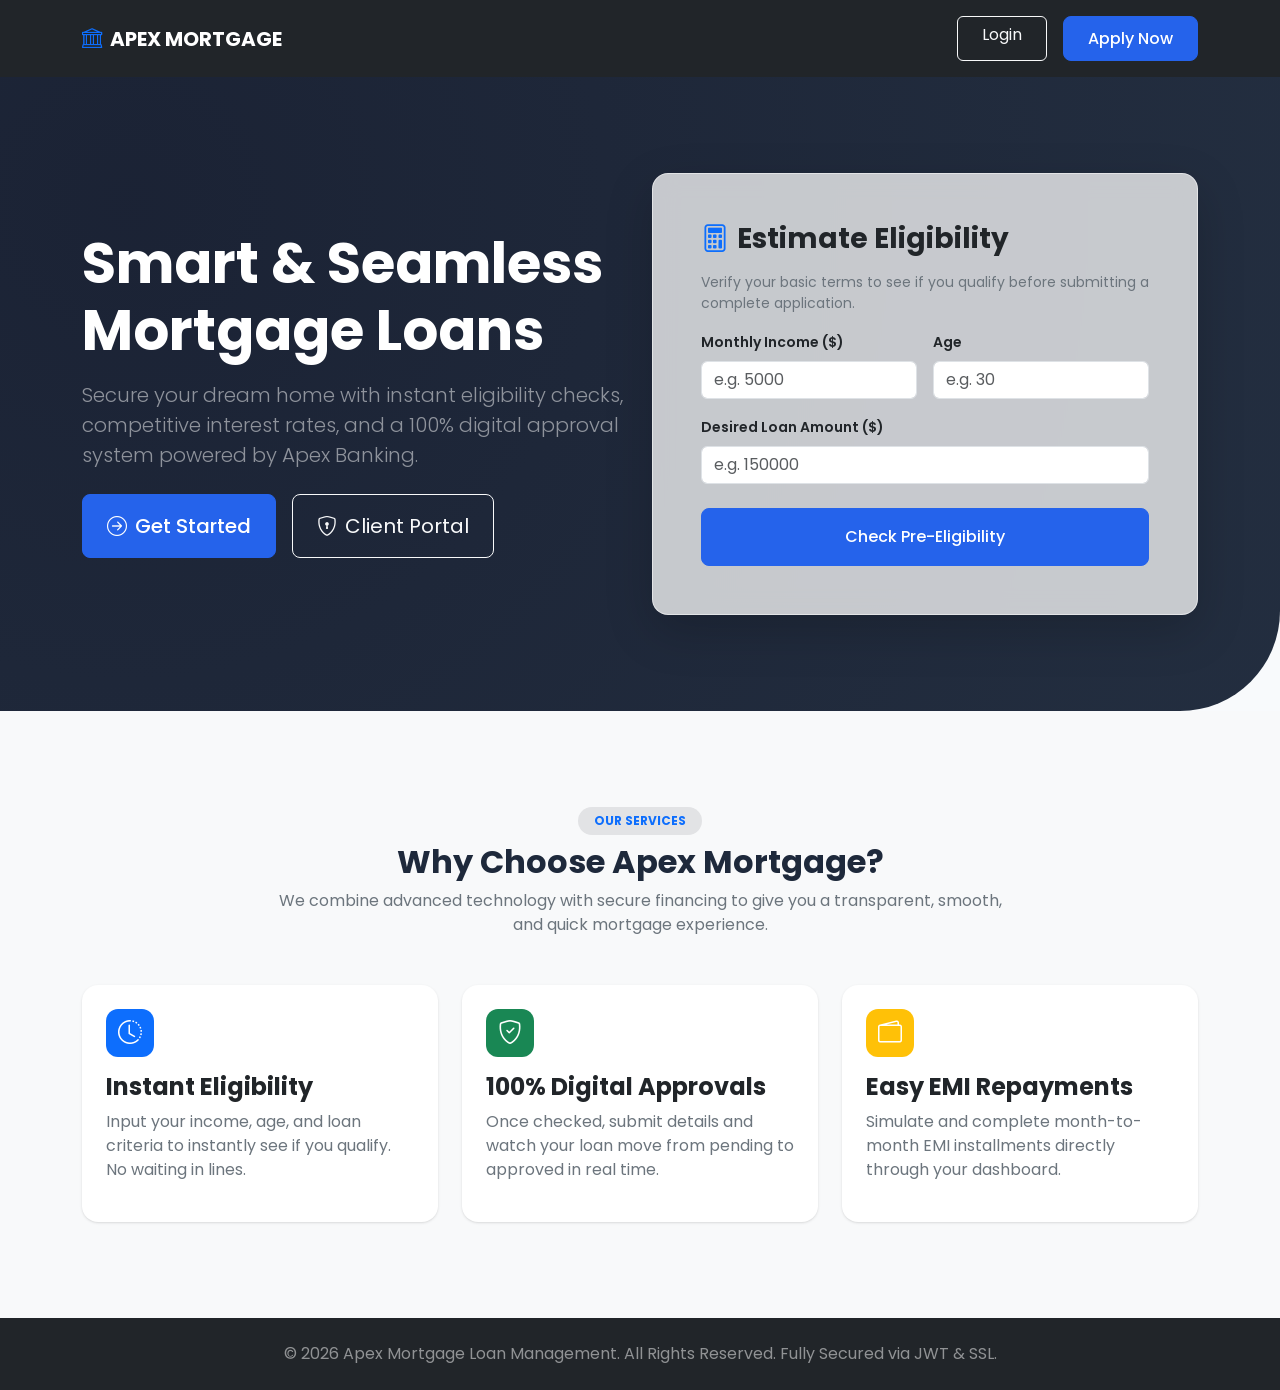
<file: frontend/index.html>
<!DOCTYPE html>
<html lang="en">
<head>
    <meta charset="UTF-8">
    <meta name="viewport" content="width=device-width, initial-scale=1.0">
    <title>Apex Mortgage - Premium FinTech Loan Management System</title>
    <!-- Bootstrap 5 CSS -->
    <link href="https://cdn.jsdelivr.net/npm/bootstrap@5.3.0/dist/css/bootstrap.min.css" rel="stylesheet">
    <!-- Bootstrap Icons -->
    <link href="https://cdn.jsdelivr.net/npm/bootstrap-icons@1.10.5/font/bootstrap-icons.css" rel="stylesheet">
    <!-- Custom CSS -->
    <link href="css/style.css" rel="stylesheet">
    <!-- Inline login redirect script -->
    <script>
        const token = localStorage.getItem("token");
        const role = localStorage.getItem("role");
        if (token && role) {
            if (role === "ROLE_ADMIN") {
                window.location.href = "admin-dashboard.html";
            } else if (role === "ROLE_CUSTOMER") {
                window.location.href = "customer-dashboard.html";
            }
        }
    </script>
</head>
<body>

    <!-- Header / Navbar -->
    <nav class="navbar navbar-expand-lg navbar-dark bg-dark py-3">
        <div class="container">
            <a class="navbar-brand d-flex align-items-center gap-2 fw-bold" href="index.html">
                <i class="bi bi-bank text-primary"></i> APEX MORTGAGE
            </a>
            <button class="navbar-brand d-lg-none border-0 bg-transparent text-white" type="button" data-bs-toggle="collapse" data-bs-target="#navbarContent">
                <i class="bi bi-list fs-3"></i>
            </button>
            <div class="collapse navbar-collapse justify-content-end" id="navbarContent">
                <div class="d-flex gap-3 mt-3 mt-lg-0">
                    <a href="login.html" class="btn btn-outline-light px-4">Login</a>
                    <a href="register.html" class="btn btn-primary px-4">Apply Now</a>
                </div>
            </div>
        </div>
    </nav>

    <!-- Hero Section -->
    <section class="hero-section text-center text-lg-start">
        <div class="container">
            <div class="row align-items-center">
                <div class="col-lg-6 mb-5 mb-lg-0">
                    <h1 class="display-4 fw-bold mb-3 text-white">Smart &amp; Seamless Mortgage Loans</h1>
                    <p class="lead mb-4 text-white-50">Secure your dream home with instant eligibility checks, competitive interest rates, and a 100% digital approval system powered by Apex Banking.</p>
                    <div class="d-flex flex-column flex-sm-row gap-3 justify-content-center justify-content-lg-start">
                        <a href="register.html" class="btn btn-primary btn-lg px-4 py-3"><i class="bi bi-arrow-right-circle me-2"></i>Get Started</a>
                        <a href="login.html" class="btn btn-outline-light btn-lg px-4 py-3"><i class="bi bi-shield-lock me-2"></i>Client Portal</a>
                    </div>
                </div>
                <div class="col-lg-6">
                    <div class="glass-panel p-5 rounded-4 text-dark shadow-lg">
                        <h3 class="fw-bold mb-3"><i class="bi bi-calculator text-primary me-2"></i>Estimate Eligibility</h3>
                        <p class="text-secondary small">Verify your basic terms to see if you qualify before submitting a complete application.</p>
                        <form id="landing-check-form">
                            <div class="row g-3">
                                <div class="col-md-6">
                                    <label class="form-label small fw-semibold">Monthly Income ($)</label>
                                    <input type="number" id="landing-salary" class="form-control" placeholder="e.g. 5000" required min="1">
                                </div>
                                <div class="col-md-6">
                                    <label class="form-label small fw-semibold">Age</label>
                                    <input type="number" id="landing-age" class="form-control" placeholder="e.g. 30" required min="1">
                                </div>
                                <div class="col-12">
                                    <label class="form-label small fw-semibold">Desired Loan Amount ($)</label>
                                    <input type="number" id="landing-amount" class="form-control" placeholder="e.g. 150000" required min="1">
                                </div>
                                <div class="col-12">
                                    <button type="submit" class="btn btn-primary w-100 py-3 mt-2">Check Pre-Eligibility</button>
                                </div>
                            </div>
                        </form>
                    </div>
                </div>
            </div>
        </div>
    </section>

    <!-- Features Section -->
    <section class="py-5 bg-light">
        <div class="container my-5">
            <div class="text-center mb-5">
                <span class="badge bg-secondary-subtle text-primary px-3 py-2 mb-2 rounded-pill">OUR SERVICES</span>
                <h2 class="fw-bold">Why Choose Apex Mortgage?</h2>
                <p class="text-secondary col-md-8 mx-auto">We combine advanced technology with secure financing to give you a transparent, smooth, and quick mortgage experience.</p>
            </div>
            
            <div class="row g-4">
                <div class="col-md-4">
                    <div class="card feature-card h-100 p-4 bg-white">
                        <div class="stat-icon bg-primary text-white mb-3">
                            <i class="bi bi-clock-history"></i>
                        </div>
                        <h4 class="fw-bold">Instant Eligibility</h4>
                        <p class="text-secondary">Input your income, age, and loan criteria to instantly see if you qualify. No waiting in lines.</p>
                    </div>
                </div>
                <div class="col-md-4">
                    <div class="card feature-card h-100 p-4 bg-white">
                        <div class="stat-icon bg-success text-white mb-3">
                            <i class="bi bi-shield-check"></i>
                        </div>
                        <h4 class="fw-bold">100% Digital Approvals</h4>
                        <p class="text-secondary">Once checked, submit details and watch your loan move from pending to approved in real time.</p>
                    </div>
                </div>
                <div class="col-md-4">
                    <div class="card feature-card h-100 p-4 bg-white">
                        <div class="stat-icon bg-warning text-white mb-3">
                            <i class="bi bi-wallet2"></i>
                        </div>
                        <h4 class="fw-bold">Easy EMI Repayments</h4>
                        <p class="text-secondary">Simulate and complete month-to-month EMI installments directly through your dashboard.</p>
                    </div>
                </div>
            </div>
        </div>
    </section>

    <!-- Footer -->
    <footer class="bg-dark text-white py-4 mt-auto">
        <div class="container text-center">
            <p class="mb-0 text-white-50">&copy; 2026 Apex Mortgage Loan Management. All Rights Reserved. Fully Secured via JWT &amp; SSL.</p>
        </div>
    </footer>

    <!-- Bootstrap 5 Bundle JS -->
    <script src="https://cdn.jsdelivr.net/npm/bootstrap@5.3.0/dist/js/bootstrap.bundle.min.js"></script>
    <script src="js/api.js"></script>
    <script>
        document.getElementById("landing-check-form").addEventListener("submit", function(e) {
            e.preventDefault();
            const salary = parseInt(document.getElementById("landing-salary").value);
            const age = parseInt(document.getElementById("landing-age").value);
            const amount = parseInt(document.getElementById("landing-amount").value);
            
            if (salary < 25000) {
                showToast("Pre-eligibility check requires a minimum salary of $25,000", "warning");
                return;
            }
            if (age < 21) {
                showToast("Pre-eligibility check requires age of 21 or older", "warning");
                return;
            }
            if (amount <= 0) {
                showToast("Please enter a valid loan amount", "warning");
                return;
            }
            
            // Basic heuristic for pre-check
            if (amount <= salary * 5) {
                showToast("Congratulations! You meet the pre-eligibility criteria. Create an account to apply!", "success");
            } else {
                showToast("The requested amount exceeds standard pre-eligibility guidelines based on your salary.", "danger");
            }
        });
    </script>
</body>
</html>
</file>
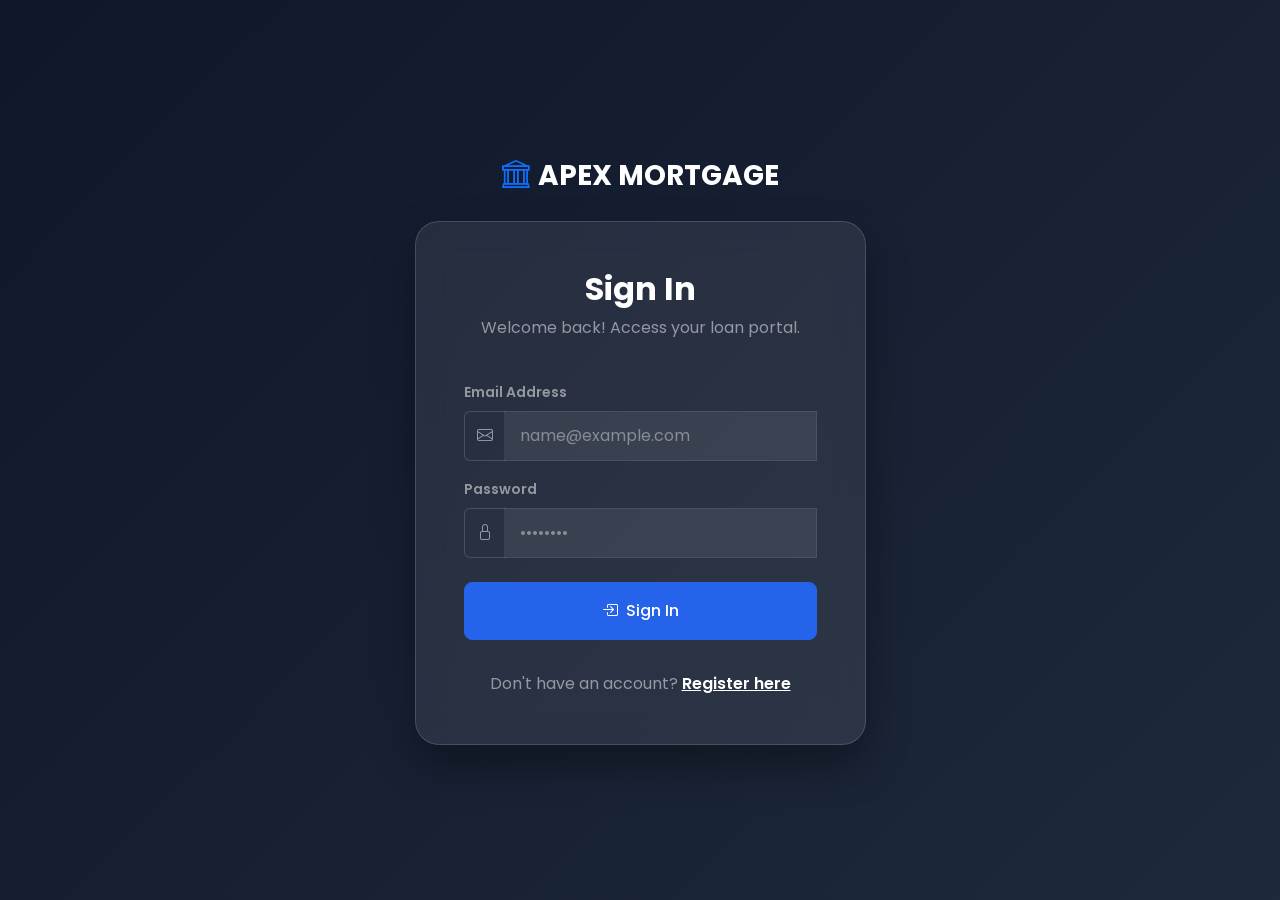
<file: frontend/apply-loan.html>
<!DOCTYPE html>
<html lang="en">
<head>
    <meta charset="UTF-8">
    <meta name="viewport" content="width=device-width, initial-scale=1.0">
    <title>Apex Mortgage - Apply for a Loan</title>
    <!-- Bootstrap 5 CSS -->
    <link href="https://cdn.jsdelivr.net/npm/bootstrap@5.3.0/dist/css/bootstrap.min.css" rel="stylesheet">
    <!-- Bootstrap Icons -->
    <link href="https://cdn.jsdelivr.net/npm/bootstrap-icons@1.10.5/font/bootstrap-icons.css" rel="stylesheet">
    <!-- Custom CSS -->
    <link href="css/style.css" rel="stylesheet">
    <!-- Page Security Guard -->
    <script src="js/api.js"></script>
    <script>
        guardPage("ROLE_CUSTOMER");
    </script>
</head>
<body>

    <div class="app-wrapper">
        <!-- Sidebar -->
        <aside class="sidebar">
            <div class="brand">
                <i class="bi bi-bank"></i>
                <span>Apex Mortgage</span>
            </div>
            <ul class="sidebar-menu">
                <li>
                    <a href="customer-dashboard.html">
                        <i class="bi bi-speedometer2"></i>
                        <span>Dashboard</span>
                    </a>
                </li>
                <li>
                    <a href="apply-loan.html" class="active">
                        <i class="bi bi-file-earmark-plus"></i>
                        <span>Apply Loan</span>
                    </a>
                </li>
                <li>
                    <a href="my-loans.html">
                        <i class="bi bi-journal-text"></i>
                        <span>My Loans</span>
                    </a>
                </li>
                <li>
                    <a href="payment.html">
                        <i class="bi bi-credit-card"></i>
                        <span>Payment History</span>
                    </a>
                </li>
                <li>
                    <a href="profile.html">
                        <i class="bi bi-person-circle"></i>
                        <span>Profile</span>
                    </a>
                </li>
            </ul>
            <div class="sidebar-footer">
                <button id="logout-btn" class="btn btn-outline-danger w-100 d-flex align-items-center justify-content-center gap-2">
                    <i class="bi bi-box-arrow-right"></i>
                    <span>Logout</span>
                </button>
            </div>
        </aside>

        <!-- Main Content -->
        <main class="main-content">
            <!-- Top Navbar -->
            <header class="top-navbar">
                <div class="d-flex align-items-center gap-3">
                    <button class="btn btn-light d-lg-none" id="sidebar-toggle">
                        <i class="bi bi-list fs-4"></i>
                    </button>
                    <h4 class="mb-0 fw-bold d-none d-sm-block">New Loan Request</h4>
                </div>
                
                <div class="d-flex align-items-center gap-4">
                    <!-- Notifications -->
                    <div class="position-relative cursor-pointer">
                        <i class="bi bi-bell fs-5 text-secondary"></i>
                        <span class="notification-badge">3</span>
                    </div>
                    
                    <!-- User Menu -->
                    <div class="navbar-user" onclick="window.location.href='profile.html'">
                        <img src="https://images.unsplash.com/photo-1534528741775-53994a69daeb?auto=format&fit=crop&q=80&w=100" alt="Profile">
                        <div class="d-none d-md-block">
                            <div class="fw-semibold small" id="nav-user-name">Loading...</div>
                            <div class="text-secondary" style="font-size: 0.75rem;" id="nav-user-email">...</div>
                        </div>
                    </div>
                </div>
            </header>

            <!-- Dashboard Body -->
            <div class="container-fluid p-4">
                <div class="row justify-content-center">
                    <div class="col-lg-10 col-xl-8">
                        <div class="card p-4 p-md-5">
                            <div class="d-flex align-items-center gap-3 mb-4">
                                <div class="stat-icon bg-primary text-white">
                                    <i class="bi bi-file-earmark-plus-fill"></i>
                                </div>
                                <div>
                                    <h4 class="fw-bold mb-0">Mortgage Loan Application</h4>
                                    <p class="text-secondary mb-0">Fill out all information accurately. Details will be checked by underwriters.</p>
                                </div>
                            </div>
                            
                            <hr class="my-4 text-white-50">

                            <!-- Eligibility Result Banner (Hidden initially) -->
                            <div id="eligibility-banner" class="alert d-none align-items-center gap-3 rounded-3 py-3 px-4 mb-4" role="alert">
                                <i id="eligibility-icon" class="bi fs-4"></i>
                                <div>
                                    <h6 class="alert-heading fw-bold mb-1" id="eligibility-title">Result</h6>
                                    <span id="eligibility-text" class="small">Eligibility status explanation...</span>
                                </div>
                            </div>

                            <form id="loan-application-form" class="needs-validation" novalidate>
                                <div class="row g-4">
                                    <!-- Loan Type -->
                                    <div class="col-md-6">
                                        <label for="loanType" class="form-label fw-semibold">Loan Type</label>
                                        <select class="form-select py-2.5" id="loanType" required>
                                            <option value="" disabled selected>Choose a loan type...</option>
                                            <option value="Home Loan">Home Loan (Purchase / Construction)</option>
                                            <option value="Mortgage Loan">Mortgage against Property</option>
                                            <option value="Commercial Mortgage">Commercial Real Estate Loan</option>
                                            <option value="Land Purchase">Land Purchase Loan</option>
                                        </select>
                                        <div class="invalid-feedback">Please select a loan type.</div>
                                    </div>

                                    <!-- Loan Amount -->
                                    <div class="col-md-6">
                                        <label for="loanAmount" class="form-label fw-semibold">Requested Loan Amount ($)</label>
                                        <div class="input-group">
                                            <span class="input-group-text bg-light">$</span>
                                            <input type="number" class="form-control py-2.5" id="loanAmount" placeholder="e.g. 150000" min="1" required>
                                            <div class="invalid-feedback">Please enter a positive loan amount.</div>
                                        </div>
                                    </div>

                                    <!-- Salary -->
                                    <div class="col-md-6">
                                        <label for="salary" class="form-label fw-semibold">Monthly Net Salary ($)</label>
                                        <div class="input-group">
                                            <span class="input-group-text bg-light">$</span>
                                            <input type="number" class="form-control py-2.5" id="salary" placeholder="e.g. 5000" min="25000" required>
                                            <div class="invalid-feedback">Minimum required monthly salary to apply is $25,000.</div>
                                        </div>
                                    </div>

                                    <!-- Age -->
                                    <div class="col-md-6">
                                        <label for="age" class="form-label fw-semibold">Your Age</label>
                                        <input type="number" class="form-control py-2.5" id="age" placeholder="e.g. 30" min="21" required>
                                        <div class="invalid-feedback">Applicant must be at least 21 years of age.</div>
                                    </div>

                                    <!-- Employment Type -->
                                    <div class="col-md-12">
                                        <label for="employmentType" class="form-label fw-semibold">Employment Status</label>
                                        <select class="form-select py-2.5" id="employmentType" required>
                                            <option value="" disabled selected>Choose employment status...</option>
                                            <option value="SALARIED">Salaried Employee (Full-time)</option>
                                            <option value="SELF_EMPLOYED">Self-Employed / Business Owner</option>
                                            <option value="UNEMPLOYED">Unemployed / Other</option>
                                        </select>
                                        <div class="invalid-feedback">Please select your employment status.</div>
                                    </div>

                                    <!-- Purpose -->
                                    <div class="col-md-12">
                                        <label for="purpose" class="form-label fw-semibold">Purpose of Loan</label>
                                        <textarea class="form-control" id="purpose" rows="4" placeholder="Briefly explain the purpose of this loan (e.g. purchasing a single-family home in California, renovation, commercial premises...)" required minlength="10"></textarea>
                                        <div class="invalid-feedback">Please provide a detailed purpose (minimum 10 characters).</div>
                                    </div>

                                    <!-- Action Buttons -->
                                    <div class="col-12 mt-5">
                                        <div class="d-flex flex-column flex-md-row justify-content-between gap-3">
                                            <button type="button" id="check-eligibility-btn" class="btn btn-outline-primary px-4 py-3 d-flex align-items-center justify-content-center gap-2">
                                                <i class="bi bi-shield-check"></i>
                                                Check Eligibility
                                            </button>
                                            <button type="submit" id="apply-loan-btn" class="btn btn-primary px-5 py-3 d-flex align-items-center justify-content-center gap-2">
                                                <i class="bi bi-send-fill"></i>
                                                Submit Loan Application
                                            </button>
                                        </div>
                                    </div>
                                </div>
                            </form>
                        </div>
                    </div>
                </div>
            </div>
        </main>
    </div>

    <!-- Bootstrap 5 Bundle JS -->
    <script src="https://cdn.jsdelivr.net/npm/bootstrap@5.3.0/dist/js/bootstrap.bundle.min.js"></script>
    <!-- Custom JS -->
    <script src="js/auth.js"></script>
    <script src="js/customer.js"></script>
</body>
</html>
</file>
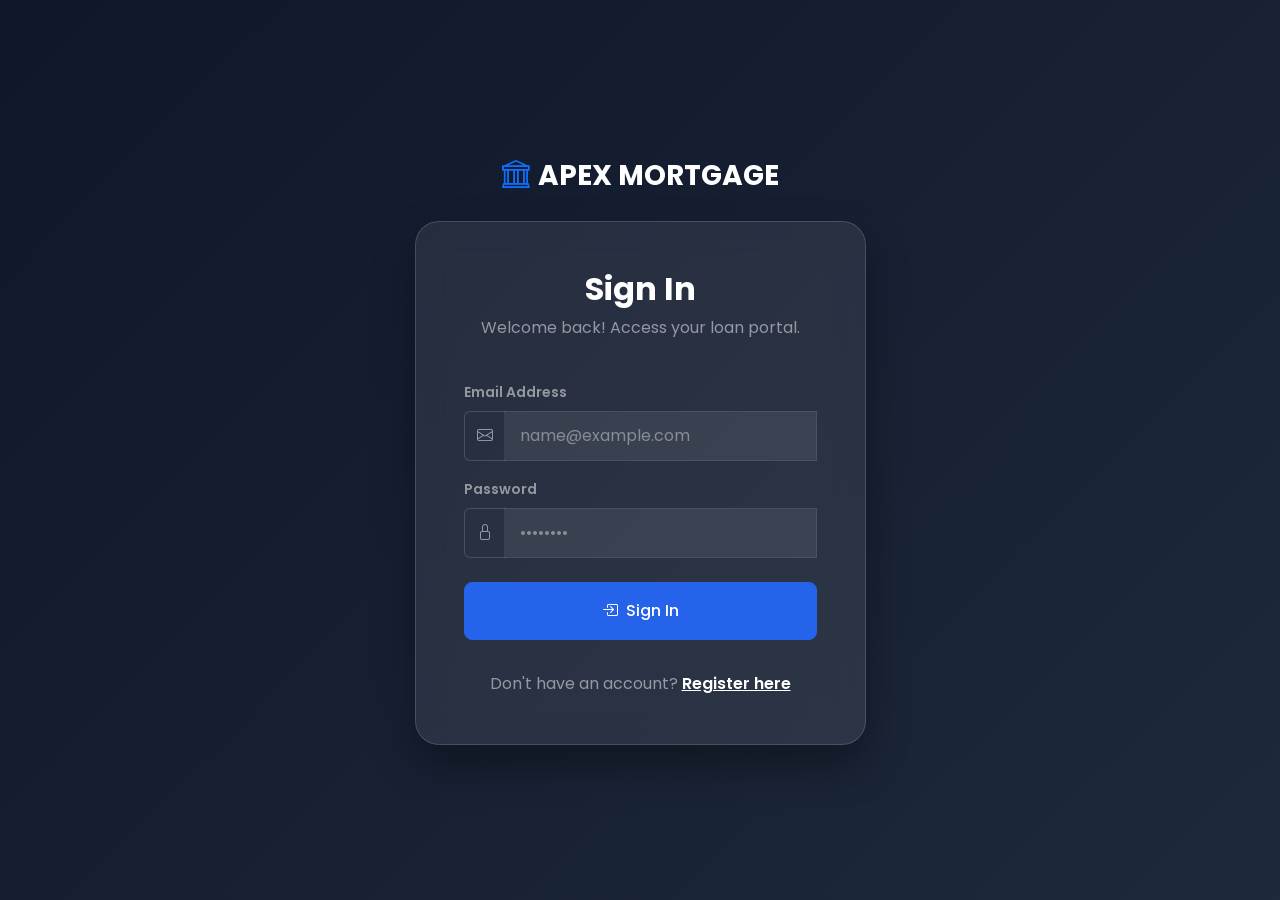
<file: frontend/customer-dashboard.html>
<!DOCTYPE html>
<html lang="en">
<head>
    <meta charset="UTF-8">
    <meta name="viewport" content="width=device-width, initial-scale=1.0">
    <title>Apex Mortgage - Customer Dashboard</title>
    <!-- Bootstrap 5 CSS -->
    <link href="https://cdn.jsdelivr.net/npm/bootstrap@5.3.0/dist/css/bootstrap.min.css" rel="stylesheet">
    <!-- Bootstrap Icons -->
    <link href="https://cdn.jsdelivr.net/npm/bootstrap-icons@1.10.5/font/bootstrap-icons.css" rel="stylesheet">
    <!-- Custom CSS -->
    <link href="css/style.css" rel="stylesheet">
    <!-- Page Security Guard -->
    <script src="js/api.js"></script>
    <script>
        guardPage("ROLE_CUSTOMER");
    </script>
</head>
<body>

    <div class="app-wrapper">
        <!-- Sidebar -->
        <aside class="sidebar">
            <div class="brand">
                <i class="bi bi-bank"></i>
                <span>Apex Mortgage</span>
            </div>
            <ul class="sidebar-menu">
                <li>
                    <a href="customer-dashboard.html" class="active">
                        <i class="bi bi-speedometer2"></i>
                        <span>Dashboard</span>
                    </a>
                </li>
                <li>
                    <a href="apply-loan.html">
                        <i class="bi bi-file-earmark-plus"></i>
                        <span>Apply Loan</span>
                    </a>
                </li>
                <li>
                    <a href="my-loans.html">
                        <i class="bi bi-journal-text"></i>
                        <span>My Loans</span>
                    </a>
                </li>
                <li>
                    <a href="payment.html">
                        <i class="bi bi-credit-card"></i>
                        <span>Payment History</span>
                    </a>
                </li>
                <li>
                    <a href="profile.html">
                        <i class="bi bi-person-circle"></i>
                        <span>Profile</span>
                    </a>
                </li>
            </ul>
            <div class="sidebar-footer">
                <button id="logout-btn" class="btn btn-outline-danger w-100 d-flex align-items-center justify-content-center gap-2">
                    <i class="bi bi-box-arrow-right"></i>
                    <span>Logout</span>
                </button>
            </div>
        </aside>

        <!-- Main Content -->
        <main class="main-content">
            <!-- Top Navbar -->
            <header class="top-navbar">
                <div class="d-flex align-items-center gap-3">
                    <button class="btn btn-light d-lg-none" id="sidebar-toggle">
                        <i class="bi bi-list fs-4"></i>
                    </button>
                    <h4 class="mb-0 fw-bold d-none d-sm-block">Dashboard Overview</h4>
                </div>
                
                <div class="d-flex align-items-center gap-4">
                    <!-- Notifications -->
                    <div class="position-relative cursor-pointer">
                        <i class="bi bi-bell fs-5 text-secondary"></i>
                        <span class="notification-badge">3</span>
                    </div>
                    
                    <!-- User Menu -->
                    <div class="navbar-user" onclick="window.location.href='profile.html'">
                        <img src="https://images.unsplash.com/photo-1534528741775-53994a69daeb?auto=format&fit=crop&q=80&w=100" alt="Profile">
                        <div class="d-none d-md-block">
                            <div class="fw-semibold small" id="nav-user-name">Loading...</div>
                            <div class="text-secondary" style="font-size: 0.75rem;" id="nav-user-email">...</div>
                        </div>
                    </div>
                </div>
            </header>

            <!-- Dashboard Body -->
            <div class="container-fluid p-4">
                <!-- Welcome Banner -->
                <div class="glass-panel p-4 rounded-4 mb-4 text-dark d-flex flex-column flex-md-row justify-content-between align-items-md-center gap-3">
                    <div>
                        <h2 class="fw-bold mb-1">Hello, <span class="text-primary" id="welcome-name">User</span>!</h2>
                        <p class="text-secondary mb-0">Track and manage your applications, verify loan status, and settle EMI options seamlessly.</p>
                    </div>
                    <div>
                        <a href="apply-loan.html" class="btn btn-primary d-flex align-items-center gap-2">
                            <i class="bi bi-plus-circle"></i> New Loan Request
                        </a>
                    </div>
                </div>

                <!-- Stats Cards Row -->
                <div class="row g-4 mb-4">
                    <!-- Stat Card: Total Applied -->
                    <div class="col-sm-6 col-xl-3">
                        <div class="card stat-card h-100 p-3">
                            <div class="d-flex justify-content-between align-items-center">
                                <div>
                                    <span class="text-secondary small fw-semibold">Loans Applied</span>
                                    <h3 class="fw-bold mt-1 mb-0" id="stat-total">0</h3>
                                </div>
                                <div class="stat-icon bg-primary-subtle text-primary">
                                    <i class="bi bi-file-earmark-text"></i>
                                </div>
                            </div>
                        </div>
                    </div>
                    
                    <!-- Stat Card: Approved -->
                    <div class="col-sm-6 col-xl-3">
                        <div class="card stat-card approved h-100 p-3">
                            <div class="d-flex justify-content-between align-items-center">
                                <div>
                                    <span class="text-secondary small fw-semibold">Approved Loans</span>
                                    <h3 class="fw-bold mt-1 mb-0" id="stat-approved">0</h3>
                                </div>
                                <div class="stat-icon bg-success-subtle text-success">
                                    <i class="bi bi-check-circle"></i>
                                </div>
                            </div>
                        </div>
                    </div>

                    <!-- Stat Card: Pending -->
                    <div class="col-sm-6 col-xl-3">
                        <div class="card stat-card pending h-100 p-3">
                            <div class="d-flex justify-content-between align-items-center">
                                <div>
                                    <span class="text-secondary small fw-semibold">Pending Loans</span>
                                    <h3 class="fw-bold mt-1 mb-0" id="stat-pending">0</h3>
                                </div>
                                <div class="stat-icon bg-warning-subtle text-warning">
                                    <i class="bi bi-clock-history"></i>
                                </div>
                            </div>
                        </div>
                    </div>

                    <!-- Stat Card: Rejected -->
                    <div class="col-sm-6 col-xl-3">
                        <div class="card stat-card rejected h-100 p-3">
                            <div class="d-flex justify-content-between align-items-center">
                                <div>
                                    <span class="text-secondary small fw-semibold">Rejected Loans</span>
                                    <h3 class="fw-bold mt-1 mb-0" id="stat-rejected">0</h3>
                                </div>
                                <div class="stat-icon bg-danger-subtle text-danger">
                                    <i class="bi bi-x-circle"></i>
                                </div>
                            </div>
                        </div>
                    </div>
                </div>

                <!-- Main Content Panel -->
                <div class="row g-4">
                    <!-- Recent Applications Table -->
                    <div class="col-lg-8">
                        <div class="card p-4 h-100">
                            <div class="d-flex justify-content-between align-items-center mb-4">
                                <h5 class="fw-bold mb-0">Recent Applications</h5>
                                <a href="my-loans.html" class="btn btn-sm btn-outline-primary">View All</a>
                            </div>
                            <div class="table-responsive">
                                <table class="table align-middle">
                                    <thead>
                                        <tr>
                                            <th>Loan ID</th>
                                            <th>Loan Type</th>
                                            <th>Amount</th>
                                            <th>Status</th>
                                            <th>Action</th>
                                        </tr>
                                    </thead>
                                    <tbody id="recent-loans-body">
                                        <!-- Dynamically inserted rows -->
                                        <tr>
                                            <td colspan="5" class="text-center text-secondary py-4">
                                                <div class="spinner-border spinner-border-sm text-primary me-2" role="status"></div>
                                                Fetching your mortgage information...
                                            </td>
                                        </tr>
                                    </tbody>
                                </table>
                            </div>
                        </div>
                    </div>

                    <!-- Quick Actions Side Card -->
                    <div class="col-lg-4">
                        <div class="card p-4 h-100">
                            <h5 class="fw-bold mb-4">Quick Actions</h5>
                            <div class="d-grid gap-3">
                                <a href="apply-loan.html" class="btn btn-outline-primary py-3 d-flex align-items-center justify-content-center gap-3">
                                    <i class="bi bi-file-earmark-plus fs-5"></i>
                                    <div class="text-start">
                                        <div class="fw-semibold">Apply Loan</div>
                                        <div class="small text-secondary font-normal" style="font-size: 0.75rem;">Digital eligibility check &amp; apply</div>
                                    </div>
                                </a>
                                <a href="my-loans.html" class="btn btn-outline-primary py-3 d-flex align-items-center justify-content-center gap-3">
                                    <i class="bi bi-journal-text fs-5"></i>
                                    <div class="text-start">
                                        <div class="fw-semibold">View Loans</div>
                                        <div class="small text-secondary font-normal" style="font-size: 0.75rem;">Check current loan statuses</div>
                                    </div>
                                </a>
                                <a href="payment.html" class="btn btn-outline-primary py-3 d-flex align-items-center justify-content-center gap-3">
                                    <i class="bi bi-credit-card fs-5"></i>
                                    <div class="text-start">
                                        <div class="fw-semibold">Payments</div>
                                        <div class="small text-secondary font-normal" style="font-size: 0.75rem;">Pay your active EMI installments</div>
                                    </div>
                                </a>
                            </div>
                        </div>
                    </div>
                </div>
            </div>
        </main>
    </div>

    <!-- Bootstrap 5 Bundle JS -->
    <script src="https://cdn.jsdelivr.net/npm/bootstrap@5.3.0/dist/js/bootstrap.bundle.min.js"></script>
    <!-- Custom JS -->
    <script src="js/auth.js"></script>
    <script src="js/customer.js"></script>
</body>
</html>
</file>
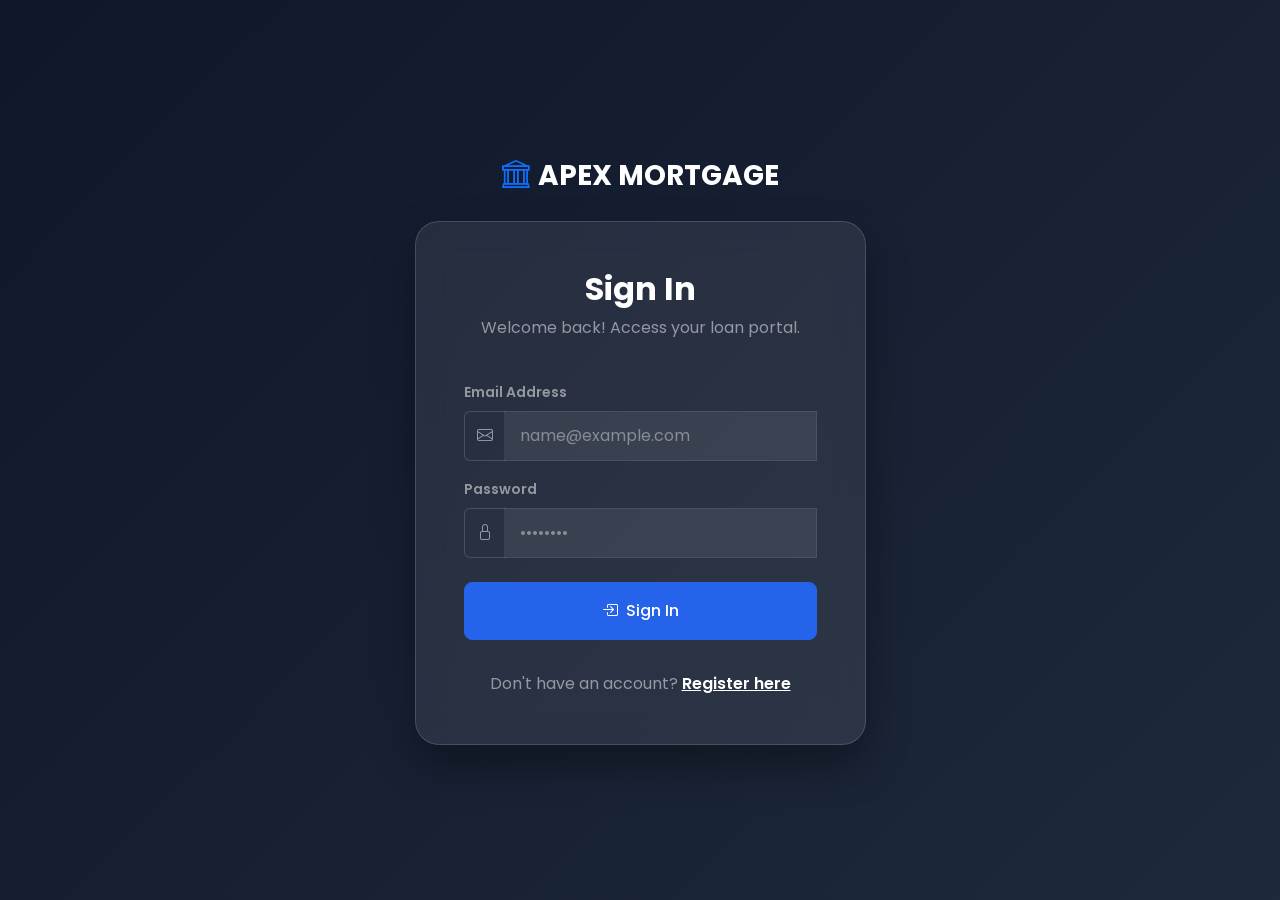
<file: frontend/login.html>
<!DOCTYPE html>
<html lang="en">
<head>
    <meta charset="UTF-8">
    <meta name="viewport" content="width=device-width, initial-scale=1.0">
    <title>Apex Mortgage - Secure Client Login</title>
    <!-- Bootstrap 5 CSS -->
    <link href="https://cdn.jsdelivr.net/npm/bootstrap@5.3.0/dist/css/bootstrap.min.css" rel="stylesheet">
    <!-- Bootstrap Icons -->
    <link href="https://cdn.jsdelivr.net/npm/bootstrap-icons@1.10.5/font/bootstrap-icons.css" rel="stylesheet">
    <!-- Custom CSS -->
    <link href="css/style.css" rel="stylesheet">
    <!-- Inline login redirect script -->
    <script>
        const token = localStorage.getItem("token");
        const role = localStorage.getItem("role");
        if (token && role) {
            if (role === "ROLE_ADMIN") {
                window.location.href = "admin-dashboard.html";
            } else if (role === "ROLE_CUSTOMER") {
                window.location.href = "customer-dashboard.html";
            }
        }
    </script>
    <style>
        body {
            background: linear-gradient(135deg, #0F172A 0%, #1E293B 100%);
            min-height: 100vh;
            display: flex;
            align-items: center;
            justify-content: center;
        }
        .login-card {
            border: 1px solid rgba(255, 255, 255, 0.15);
            background: rgba(255, 255, 255, 0.08);
            backdrop-filter: blur(16px);
            -webkit-backdrop-filter: blur(16px);
            border-radius: 1.5rem;
            color: white;
            box-shadow: 0 20px 40px rgba(0, 0, 0, 0.35);
        }
        .form-control {
            background-color: rgba(255, 255, 255, 0.08);
            border: 1px solid rgba(255, 255, 255, 0.15);
            color: white;
            border-radius: 0.5rem;
            padding: 0.75rem 1rem;
        }
        .form-control:focus {
            background-color: rgba(255, 255, 255, 0.12);
            border-color: var(--secondary-color);
            color: white;
            box-shadow: 0 0 0 0.25rem rgba(37, 99, 235, 0.25);
        }
        .form-control::placeholder {
            color: rgba(255, 255, 255, 0.4);
        }
    </style>
</head>
<body>

    <div class="container">
        <div class="row justify-content-center">
            <div class="col-md-6 col-lg-5">
                <div class="text-center mb-4">
                    <a href="index.html" class="text-decoration-none d-inline-flex align-items-center gap-2 text-white fw-bold fs-3">
                        <i class="bi bi-bank text-primary"></i> APEX MORTGAGE
                    </a>
                </div>
                
                <div class="card login-card p-4 p-md-5">
                    <div class="text-center mb-4">
                        <h2 class="fw-bold">Sign In</h2>
                        <p class="text-white-50">Welcome back! Access your loan portal.</p>
                    </div>

                    <form id="login-form" class="needs-validation" novalidate>
                        <!-- Email Input -->
                        <div class="mb-3">
                            <label for="email" class="form-label small fw-semibold text-white-50">Email Address</label>
                            <div class="input-group">
                                <span class="input-group-text bg-transparent border-end-0 text-white-50 border-white-15" style="border: 1px solid rgba(255,255,255,0.15);"><i class="bi bi-envelope"></i></span>
                                <input type="email" class="form-control border-start-0" id="email" placeholder="name@example.com" required>
                                <div class="invalid-feedback">Please enter a valid email address.</div>
                            </div>
                        </div>

                        <!-- Password Input -->
                        <div class="mb-4">
                            <label for="password" class="form-label small fw-semibold text-white-50">Password</label>
                            <div class="input-group">
                                <span class="input-group-text bg-transparent border-end-0 text-white-50" style="border: 1px solid rgba(255,255,255,0.15);"><i class="bi bi-lock"></i></span>
                                <input type="password" class="form-control border-start-0" id="password" placeholder="••••••••" required minlength="6">
                                <div class="invalid-feedback">Password must be at least 6 characters.</div>
                            </div>
                        </div>

                        <!-- Submit Button -->
                        <button type="submit" class="btn btn-primary w-100 py-3 mb-3">
                            <i class="bi bi-box-arrow-in-right me-2"></i>Sign In
                        </button>
                    </form>

                    <div class="text-center mt-3">
                        <p class="mb-0 text-white-50">Don't have an account? <a href="register.html" class="text-white fw-semibold text-decoration-underline">Register here</a></p>
                    </div>
                </div>
            </div>
        </div>
    </div>

    <!-- Bootstrap 5 Bundle JS -->
    <script src="https://cdn.jsdelivr.net/npm/bootstrap@5.3.0/dist/js/bootstrap.bundle.min.js"></script>
    <!-- Custom JS -->
    <script src="js/api.js"></script>
    <script src="js/auth.js"></script>
</body>
</html>
</file>
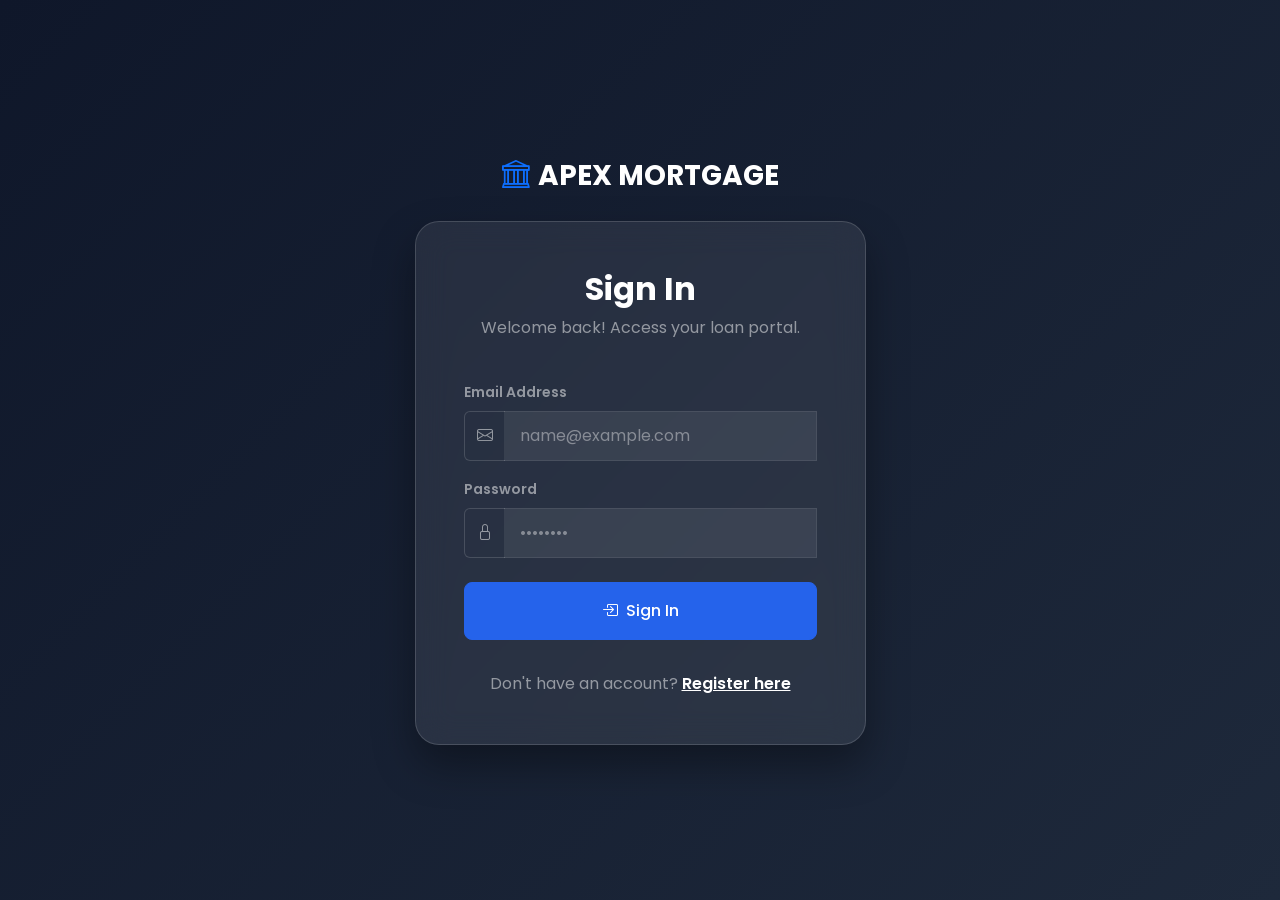
<file: frontend/manage-loans.html>
<!DOCTYPE html>
<html lang="en">
<head>
    <meta charset="UTF-8">
    <meta name="viewport" content="width=device-width, initial-scale=1.0">
    <title>Apex Mortgage - Manage Loans</title>
    <!-- Bootstrap 5 CSS -->
    <link href="https://cdn.jsdelivr.net/npm/bootstrap@5.3.0/dist/css/bootstrap.min.css" rel="stylesheet">
    <!-- Bootstrap Icons -->
    <link href="https://cdn.jsdelivr.net/npm/bootstrap-icons@1.10.5/font/bootstrap-icons.css" rel="stylesheet">
    <!-- Custom CSS -->
    <link href="css/style.css" rel="stylesheet">
    <!-- Page Security Guard -->
    <script src="js/api.js"></script>
    <script>
        guardPage("ROLE_ADMIN");
    </script>
</head>
<body>

    <div class="app-wrapper">
        <!-- Sidebar -->
        <aside class="sidebar">
            <div class="brand">
                <i class="bi bi-bank"></i>
                <span>Apex Admin</span>
            </div>
            <ul class="sidebar-menu">
                <li>
                    <a href="admin-dashboard.html">
                        <i class="bi bi-speedometer2"></i>
                        <span>Dashboard</span>
                    </a>
                </li>
                <li>
                    <a href="manage-loans.html" class="active">
                        <i class="bi bi-gear-fill"></i>
                        <span>Manage Loans</span>
                    </a>
                </li>
                <li>
                    <a href="profile.html">
                        <i class="bi bi-person-circle"></i>
                        <span>Profile</span>
                    </a>
                </li>
            </ul>
            <div class="sidebar-footer">
                <button id="logout-btn" class="btn btn-outline-danger w-100 d-flex align-items-center justify-content-center gap-2">
                    <i class="bi bi-box-arrow-right"></i>
                    <span>Logout</span>
                </button>
            </div>
        </aside>

        <!-- Main Content -->
        <main class="main-content">
            <!-- Top Navbar -->
            <header class="top-navbar">
                <div class="d-flex align-items-center gap-3">
                    <button class="btn btn-light d-lg-none" id="sidebar-toggle">
                        <i class="bi bi-list fs-4"></i>
                    </button>
                    <h4 class="mb-0 fw-bold d-none d-sm-block">Manage Loan Portfolio</h4>
                </div>
                
                <div class="d-flex align-items-center gap-4">
                    <!-- Notifications -->
                    <div class="position-relative cursor-pointer">
                        <i class="bi bi-bell fs-5 text-secondary"></i>
                        <span class="notification-badge">5</span>
                    </div>
                    
                    <!-- User Menu -->
                    <div class="navbar-user" onclick="window.location.href='profile.html'">
                        <img src="https://images.unsplash.com/photo-1570295999919-56ceb5ecca61?auto=format&fit=crop&q=80&w=100" alt="Profile">
                        <div class="d-none d-md-block">
                            <div class="fw-semibold small" id="nav-user-name">Loading Admin...</div>
                            <div class="text-secondary" style="font-size: 0.75rem;" id="nav-user-email">...</div>
                        </div>
                    </div>
                </div>
            </header>

            <!-- Dashboard Body -->
            <div class="container-fluid p-4">
                <!-- Header Title -->
                <div class="mb-4">
                    <h4 class="fw-bold mb-1">Mortgage Credit Applications</h4>
                    <p class="text-secondary mb-0">Search, filter, and audit overall client mortgage request portfolios.</p>
                </div>

                <!-- Filters Control Card -->
                <div class="card p-4 mb-4">
                    <div class="row g-3">
                        <!-- Search Name -->
                        <div class="col-md-4">
                            <label class="form-label small fw-semibold text-secondary">Search Customer</label>
                            <div class="input-group">
                                <span class="input-group-text bg-light border-end-0"><i class="bi bi-search text-secondary"></i></span>
                                <input type="text" id="filter-search" class="form-control border-start-0" placeholder="Enter customer name or email...">
                            </div>
                        </div>
                        
                        <!-- Filter Status -->
                        <div class="col-sm-6 col-md-4">
                            <label class="form-label small fw-semibold text-secondary">Filter by Status</label>
                            <select id="filter-status" class="form-select">
                                <option value="ALL">All Statuses</option>
                                <option value="PENDING">Pending Review</option>
                                <option value="APPROVED">Approved</option>
                                <option value="REJECTED">Rejected</option>
                            </select>
                        </div>

                        <!-- Filter Loan Type -->
                        <div class="col-sm-6 col-md-4">
                            <label class="form-label small fw-semibold text-secondary">Filter by Loan Type</label>
                            <select id="filter-type" class="form-select">
                                <option value="ALL">All Loan Types</option>
                                <option value="Home Loan">Home Loan</option>
                                <option value="Mortgage Loan">Mortgage against Property</option>
                                <option value="Commercial Mortgage">Commercial Real Estate</option>
                                <option value="Land Purchase">Land Purchase</option>
                            </select>
                        </div>
                    </div>
                </div>

                <!-- Loans Table Card -->
                <div class="card p-4">
                    <div class="table-responsive">
                        <table class="table align-middle">
                            <thead>
                                <tr>
                                    <th>Loan ID</th>
                                    <th>Customer Info</th>
                                    <th>Loan Type</th>
                                    <th>Amount</th>
                                    <th>Eligible</th>
                                    <th>Status</th>
                                    <th class="text-end">Actions</th>
                                </tr>
                            </thead>
                            <tbody id="admin-loans-table-body">
                                <tr>
                                    <td colspan="7" class="text-center text-secondary py-5">
                                        <div class="spinner-border text-primary mb-3" role="status"></div>
                                        <div>Loading applications database...</div>
                                    </td>
                                </tr>
                            </tbody>
                        </table>
                    </div>
                </div>
            </div>
        </main>
    </div>

    <!-- Loan Details Modal -->
    <div class="modal fade" id="loanDetailsModal" tabindex="-1" aria-labelledby="loanDetailsModalLabel" aria-hidden="true">
        <div class="modal-dialog modal-dialog-centered modal-lg">
            <div class="modal-content glass-panel">
                <div class="modal-header border-bottom-0 pb-0">
                    <h5 class="modal-title fw-bold d-flex align-items-center gap-2" id="loanDetailsModalLabel">
                        <i class="bi bi-file-text-fill text-primary"></i> Mortgage Application Details
                    </h5>
                    <button type="button" class="btn-close" data-bs-dismiss="modal" aria-label="Close"></button>
                </div>
                <div class="modal-body py-4">
                    <div class="row g-4">
                        <!-- Applicant Details -->
                        <div class="col-md-6 border-end border-white-15">
                            <h6 class="fw-bold mb-3 text-secondary"><i class="bi bi-person-fill me-1"></i> Applicant Profile</h6>
                            <table class="table table-sm table-borderless bg-transparent">
                                <tr>
                                    <td class="text-secondary ps-0 py-1" style="width: 40%;">Name:</td>
                                    <td class="fw-semibold py-1" id="detail-cust-name">-</td>
                                </tr>
                                <tr>
                                    <td class="text-secondary ps-0 py-1">Email:</td>
                                    <td class="fw-semibold py-1" id="detail-cust-email">-</td>
                                </tr>
                                <tr>
                                    <td class="text-secondary ps-0 py-1">Age:</td>
                                    <td class="fw-semibold py-1" id="detail-cust-age">-</td>
                                </tr>
                                <tr>
                                    <td class="text-secondary ps-0 py-1">Monthly Salary:</td>
                                    <td class="fw-semibold text-primary py-1" id="detail-cust-salary">$0.00</td>
                                </tr>
                                <tr>
                                    <td class="text-secondary ps-0 py-1">Employment:</td>
                                    <td class="fw-semibold py-1" id="detail-cust-emp">-</td>
                                </tr>
                            </table>
                        </div>

                        <!-- Loan Request Details -->
                        <div class="col-md-6">
                            <h6 class="fw-bold mb-3 text-secondary"><i class="bi bi-bank2 me-1"></i> Mortgage Parameters</h6>
                            <table class="table table-sm table-borderless bg-transparent">
                                <tr>
                                    <td class="text-secondary ps-0 py-1" style="width: 45%;">Loan ID:</td>
                                    <td class="fw-semibold py-1" id="detail-loan-id">-</td>
                                </tr>
                                <tr>
                                    <td class="text-secondary ps-0 py-1">Loan Type:</td>
                                    <td class="fw-semibold py-1" id="detail-loan-type">-</td>
                                </tr>
                                <tr>
                                    <td class="text-secondary ps-0 py-1">Requested Amount:</td>
                                    <td class="fw-semibold text-primary py-1" id="detail-loan-amount">$0.00</td>
                                </tr>
                                <tr>
                                    <td class="text-secondary ps-0 py-1">System Eligibility:</td>
                                    <td class="py-1" id="detail-loan-eligibility">-</td>
                                </tr>
                                <tr>
                                    <td class="text-secondary ps-0 py-1">Status:</td>
                                    <td class="py-1" id="detail-loan-status">-</td>
                                </tr>
                            </table>
                        </div>

                        <!-- Loan Purpose (Full Width) -->
                        <div class="col-12">
                            <div class="p-3 bg-light rounded-3">
                                <h6 class="fw-bold mb-2 text-secondary"><i class="bi bi-chat-right-text-fill me-1"></i> Purpose of Loan</h6>
                                <p class="mb-0 text-secondary small text-wrap" id="detail-loan-purpose" style="line-height: 1.6;">-</p>
                            </div>
                        </div>
                    </div>
                </div>
                <div class="modal-footer border-top-0 pt-0">
                    <div id="modal-action-buttons" class="w-100 d-flex justify-content-end gap-2">
                        <!-- Action buttons will be rendered dynamically -->
                    </div>
                </div>
            </div>
        </div>
    </div>

    <!-- Bootstrap 5 Bundle JS -->
    <script src="https://cdn.jsdelivr.net/npm/bootstrap@5.3.0/dist/js/bootstrap.bundle.min.js"></script>
    <!-- Custom JS -->
    <script src="js/auth.js"></script>
    <script src="js/admin.js"></script>
</body>
</html>
</file>
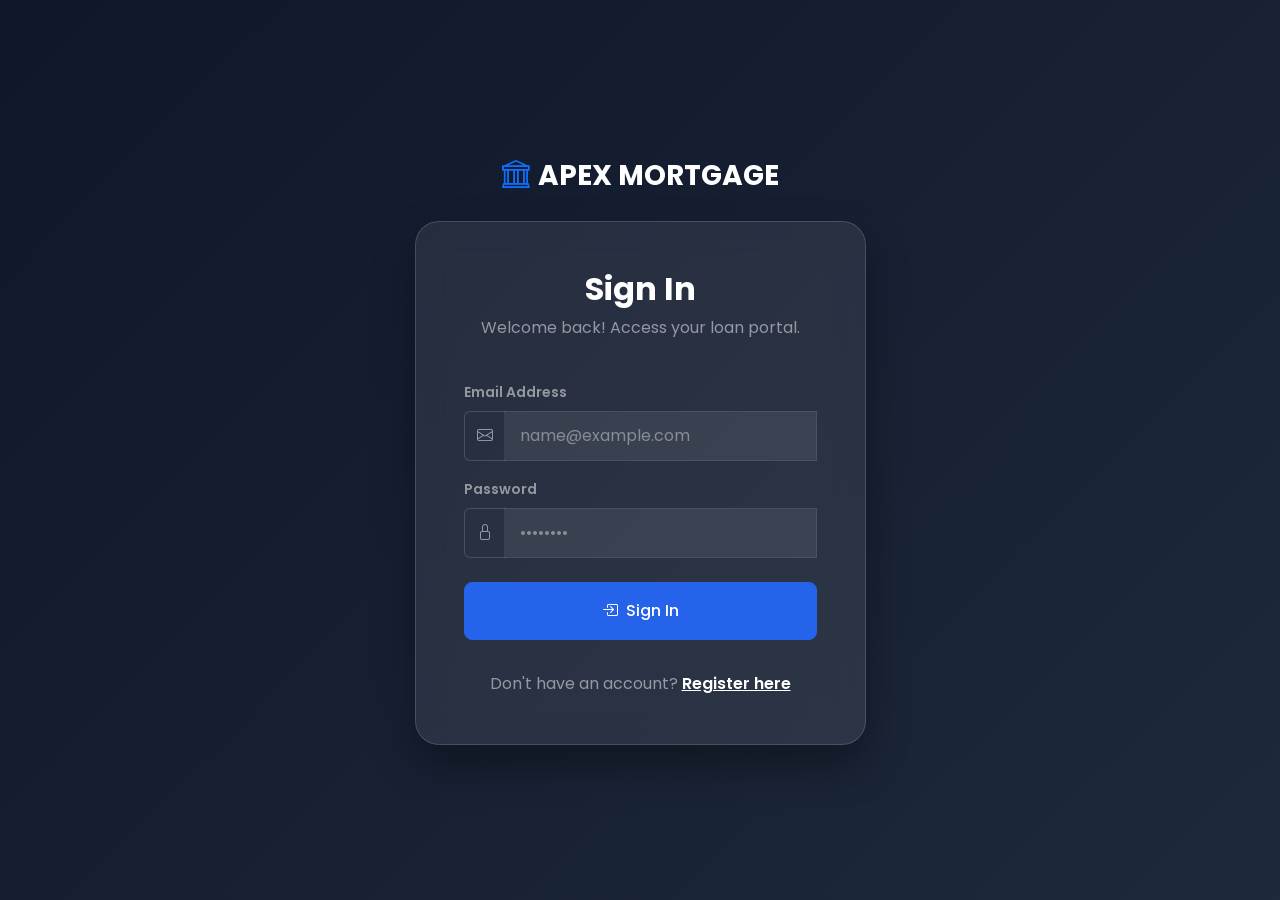
<file: frontend/my-loans.html>
<!DOCTYPE html>
<html lang="en">
<head>
    <meta charset="UTF-8">
    <meta name="viewport" content="width=device-width, initial-scale=1.0">
    <title>Apex Mortgage - My Loans</title>
    <!-- Bootstrap 5 CSS -->
    <link href="https://cdn.jsdelivr.net/npm/bootstrap@5.3.0/dist/css/bootstrap.min.css" rel="stylesheet">
    <!-- Bootstrap Icons -->
    <link href="https://cdn.jsdelivr.net/npm/bootstrap-icons@1.10.5/font/bootstrap-icons.css" rel="stylesheet">
    <!-- Custom CSS -->
    <link href="css/style.css" rel="stylesheet">
    <!-- Page Security Guard -->
    <script src="js/api.js"></script>
    <script>
        guardPage("ROLE_CUSTOMER");
    </script>
</head>
<body>

    <div class="app-wrapper">
        <!-- Sidebar -->
        <aside class="sidebar">
            <div class="brand">
                <i class="bi bi-bank"></i>
                <span>Apex Mortgage</span>
            </div>
            <ul class="sidebar-menu">
                <li>
                    <a href="customer-dashboard.html">
                        <i class="bi bi-speedometer2"></i>
                        <span>Dashboard</span>
                    </a>
                </li>
                <li>
                    <a href="apply-loan.html">
                        <i class="bi bi-file-earmark-plus"></i>
                        <span>Apply Loan</span>
                    </a>
                </li>
                <li>
                    <a href="my-loans.html" class="active">
                        <i class="bi bi-journal-text"></i>
                        <span>My Loans</span>
                    </a>
                </li>
                <li>
                    <a href="payment.html">
                        <i class="bi bi-credit-card"></i>
                        <span>Payment History</span>
                    </a>
                </li>
                <li>
                    <a href="profile.html">
                        <i class="bi bi-person-circle"></i>
                        <span>Profile</span>
                    </a>
                </li>
            </ul>
            <div class="sidebar-footer">
                <button id="logout-btn" class="btn btn-outline-danger w-100 d-flex align-items-center justify-content-center gap-2">
                    <i class="bi bi-box-arrow-right"></i>
                    <span>Logout</span>
                </button>
            </div>
        </aside>

        <!-- Main Content -->
        <main class="main-content">
            <!-- Top Navbar -->
            <header class="top-navbar">
                <div class="d-flex align-items-center gap-3">
                    <button class="btn btn-light d-lg-none" id="sidebar-toggle">
                        <i class="bi bi-list fs-4"></i>
                    </button>
                    <h4 class="mb-0 fw-bold d-none d-sm-block">My Loan Portfolio</h4>
                </div>
                
                <div class="d-flex align-items-center gap-4">
                    <!-- Notifications -->
                    <div class="position-relative cursor-pointer">
                        <i class="bi bi-bell fs-5 text-secondary"></i>
                        <span class="notification-badge">3</span>
                    </div>
                    
                    <!-- User Menu -->
                    <div class="navbar-user" onclick="window.location.href='profile.html'">
                        <img src="https://images.unsplash.com/photo-1534528741775-53994a69daeb?auto=format&fit=crop&q=80&w=100" alt="Profile">
                        <div class="d-none d-md-block">
                            <div class="fw-semibold small" id="nav-user-name">Loading...</div>
                            <div class="text-secondary" style="font-size: 0.75rem;" id="nav-user-email">...</div>
                        </div>
                    </div>
                </div>
            </header>

            <!-- Dashboard Body -->
            <div class="container-fluid p-4">
                <!-- Overview Header -->
                <div class="d-flex flex-column flex-sm-row justify-content-between align-items-sm-center gap-3 mb-4">
                    <div>
                        <h4 class="fw-bold mb-1">Active and Past Loans</h4>
                        <p class="text-secondary mb-0">View eligibility statuses, check balances, and open individual EMI portals.</p>
                    </div>
                    <div>
                        <a href="apply-loan.html" class="btn btn-primary d-flex align-items-center gap-2">
                            <i class="bi bi-plus-circle"></i> Apply for Another Loan
                        </a>
                    </div>
                </div>

                <!-- Main Loans List Panel -->
                <div class="card p-4">
                    <div class="table-responsive">
                        <table class="table align-middle">
                            <thead>
                                <tr>
                                    <th>Loan ID</th>
                                    <th>Loan Type</th>
                                    <th>Loan Amount</th>
                                    <th>Eligibility</th>
                                    <th>Application Date</th>
                                    <th>Status</th>
                                    <th class="text-end">Actions</th>
                                </tr>
                            </thead>
                            <tbody id="loans-portfolio-body">
                                <tr>
                                    <td colspan="7" class="text-center text-secondary py-5">
                                        <div class="spinner-border text-primary mb-3" role="status"></div>
                                        <div>Retrieving your loan portfolio from server...</div>
                                    </td>
                                </tr>
                            </tbody>
                        </table>
                    </div>
                </div>
            </div>
        </main>
    </div>

    <!-- Bootstrap 5 Bundle JS -->
    <script src="https://cdn.jsdelivr.net/npm/bootstrap@5.3.0/dist/js/bootstrap.bundle.min.js"></script>
    <!-- Custom JS -->
    <script src="js/auth.js"></script>
    <script src="js/customer.js"></script>
</body>
</html>
</file>
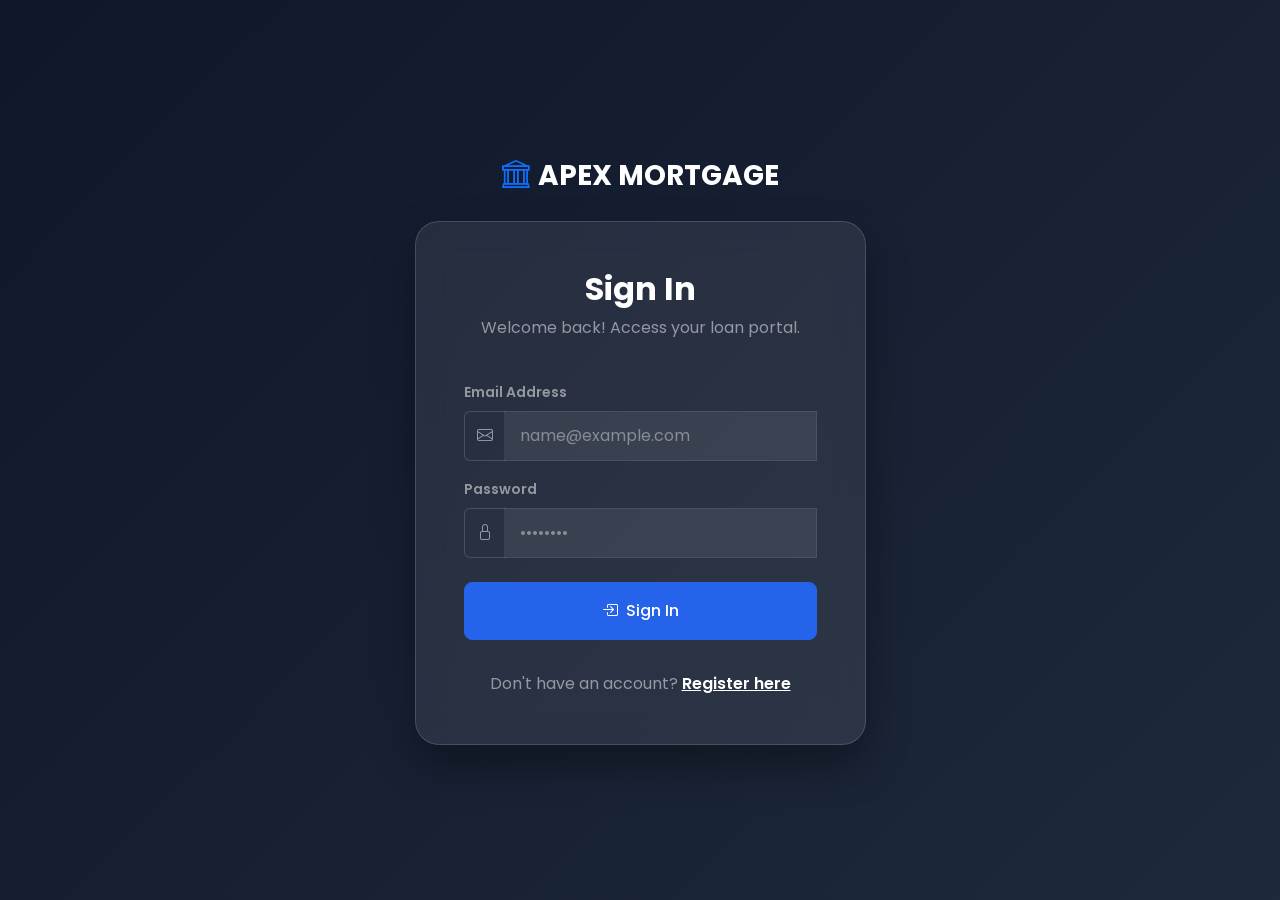
<file: frontend/payment.html>
<!DOCTYPE html>
<html lang="en">
<head>
    <meta charset="UTF-8">
    <meta name="viewport" content="width=device-width, initial-scale=1.0">
    <title>Apex Mortgage - Payments &amp; EMIs</title>
    <!-- Bootstrap 5 CSS -->
    <link href="https://cdn.jsdelivr.net/npm/bootstrap@5.3.0/dist/css/bootstrap.min.css" rel="stylesheet">
    <!-- Bootstrap Icons -->
    <link href="https://cdn.jsdelivr.net/npm/bootstrap-icons@1.10.5/font/bootstrap-icons.css" rel="stylesheet">
    <!-- Custom CSS -->
    <link href="css/style.css" rel="stylesheet">
    <!-- Page Security Guard -->
    <script src="js/api.js"></script>
    <script>
        guardPage("ROLE_CUSTOMER");
    </script>
</head>
<body>

    <div class="app-wrapper">
        <!-- Sidebar -->
        <aside class="sidebar">
            <div class="brand">
                <i class="bi bi-bank"></i>
                <span>Apex Mortgage</span>
            </div>
            <ul class="sidebar-menu">
                <li>
                    <a href="customer-dashboard.html">
                        <i class="bi bi-speedometer2"></i>
                        <span>Dashboard</span>
                    </a>
                </li>
                <li>
                    <a href="apply-loan.html">
                        <i class="bi bi-file-earmark-plus"></i>
                        <span>Apply Loan</span>
                    </a>
                </li>
                <li>
                    <a href="my-loans.html">
                        <i class="bi bi-journal-text"></i>
                        <span>My Loans</span>
                    </a>
                </li>
                <li>
                    <a href="payment.html" class="active">
                        <i class="bi bi-credit-card"></i>
                        <span>Payment History</span>
                    </a>
                </li>
                <li>
                    <a href="profile.html">
                        <i class="bi bi-person-circle"></i>
                        <span>Profile</span>
                    </a>
                </li>
            </ul>
            <div class="sidebar-footer">
                <button id="logout-btn" class="btn btn-outline-danger w-100 d-flex align-items-center justify-content-center gap-2">
                    <i class="bi bi-box-arrow-right"></i>
                    <span>Logout</span>
                </button>
            </div>
        </aside>

        <!-- Main Content -->
        <main class="main-content">
            <!-- Top Navbar -->
            <header class="top-navbar">
                <div class="d-flex align-items-center gap-3">
                    <button class="btn btn-light d-lg-none" id="sidebar-toggle">
                        <i class="bi bi-list fs-4"></i>
                    </button>
                    <h4 class="mb-0 fw-bold d-none d-sm-block">Payments &amp; Transactions</h4>
                </div>
                
                <div class="d-flex align-items-center gap-4">
                    <!-- Notifications -->
                    <div class="position-relative cursor-pointer">
                        <i class="bi bi-bell fs-5 text-secondary"></i>
                        <span class="notification-badge">3</span>
                    </div>
                    
                    <!-- User Menu -->
                    <div class="navbar-user" onclick="window.location.href='profile.html'">
                        <img src="https://images.unsplash.com/photo-1534528741775-53994a69daeb?auto=format&fit=crop&q=80&w=100" alt="Profile">
                        <div class="d-none d-md-block">
                            <div class="fw-semibold small" id="nav-user-name">Loading...</div>
                            <div class="text-secondary" style="font-size: 0.75rem;" id="nav-user-email">...</div>
                        </div>
                    </div>
                </div>
            </header>

            <!-- Dashboard Body -->
            <div class="container-fluid p-4">
                <!-- Loan Selector Header -->
                <div class="card p-4 mb-4">
                    <div class="row align-items-center">
                        <div class="col-md-6 mb-3 mb-md-0">
                            <h5 class="fw-bold mb-1"><i class="bi bi-search text-primary me-2"></i>Select Active Mortgage</h5>
                            <p class="text-secondary small mb-0">Choose one of your approved mortgages to manage repayments.</p>
                        </div>
                        <div class="col-md-6">
                            <select id="payment-loan-select" class="form-select py-2.5">
                                <option value="" disabled selected>Loading active loans...</option>
                            </select>
                        </div>
                    </div>
                </div>

                <!-- No Selected Loan View -->
                <div id="no-loan-selected-view" class="card text-center p-5">
                    <i class="bi bi-credit-card-2-back display-3 text-secondary-subtle mb-3"></i>
                    <h4 class="fw-bold">No Loan Selected</h4>
                    <p class="text-secondary col-md-6 mx-auto mb-0">Please select an active mortgage from the dropdown menu above to calculate EMI details, pay monthly installments, and view transaction statements.</p>
                </div>

                <!-- Active Loan View (Hidden until loan selected) -->
                <div id="loan-payment-details-view" class="d-none">
                    <div class="row g-4 mb-4">
                        <!-- Loan Details Summary -->
                        <div class="col-lg-6">
                            <div class="card p-4 h-100">
                                <h5 class="fw-bold mb-4 border-bottom pb-2">Mortgage Summary</h5>
                                <div class="row g-3">
                                    <div class="col-6">
                                        <span class="text-secondary small">Loan Type</span>
                                        <h6 class="fw-semibold mt-0.5" id="summary-loan-type">-</h6>
                                    </div>
                                    <div class="col-6">
                                        <span class="text-secondary small">Principal Amount</span>
                                        <h6 class="fw-semibold mt-0.5" id="summary-loan-amount">$0.00</h6>
                                    </div>
                                    <div class="col-6">
                                        <span class="text-secondary small">Application Date</span>
                                        <h6 class="fw-semibold mt-0.5" id="summary-loan-date">-</h6>
                                    </div>
                                    <div class="col-6">
                                        <span class="text-secondary small">Approval Status</span>
                                        <div><span id="summary-loan-status" class="badge badge-pending">PENDING</span></div>
                                    </div>
                                    <div class="col-12 mt-4">
                                        <div class="p-3 bg-light rounded-3 d-flex justify-content-between align-items-center">
                                            <div>
                                                <span class="small text-secondary">Estimated Monthly EMI</span>
                                                <h4 class="fw-bold mb-0 text-primary" id="summary-calculated-emi">$0.00</h4>
                                            </div>
                                            <span class="badge bg-secondary-subtle text-secondary rounded-pill">12% APR Est.</span>
                                        </div>
                                    </div>
                                </div>
                            </div>
                        </div>

                        <!-- Pay EMI Widget -->
                        <div class="col-lg-6">
                            <div class="card p-4 h-100 justify-content-between">
                                <div>
                                    <h5 class="fw-bold mb-3">Installment Repayment</h5>
                                    <p class="text-secondary small">Simulate an EMI payment transaction. This calls the backend payment endpoint and records the status.</p>
                                    
                                    <form id="pay-emi-form" class="needs-validation mt-4" novalidate>
                                        <div class="mb-4">
                                            <label for="emi-amount-input" class="form-label small fw-semibold">Payment Amount ($)</label>
                                            <div class="input-group">
                                                <span class="input-group-text bg-light">$</span>
                                                <input type="number" class="form-control form-control-lg" id="emi-amount-input" required min="1" placeholder="Enter amount">
                                                <div class="invalid-feedback">Please enter a valid positive payment amount.</div>
                                            </div>
                                            <div class="form-text text-secondary small mt-1">Leave as default estimated EMI or input custom payment.</div>
                                        </div>
                                        
                                        <button type="submit" class="btn btn-primary w-100 py-3 d-flex align-items-center justify-content-center gap-2">
                                            <i class="bi bi-wallet2"></i>
                                            Submit EMI Payment
                                        </button>
                                    </form>
                                </div>
                            </div>
                        </div>
                    </div>

                    <!-- Payment History Section -->
                    <div class="card p-4">
                        <h5 class="fw-bold mb-4">Payment &amp; Transaction History</h5>
                        <div class="table-responsive">
                            <table class="table align-middle">
                                <thead>
                                    <tr>
                                        <th>Payment ID</th>
                                        <th>Payment Amount</th>
                                        <th>Transaction Date</th>
                                        <th>Status</th>
                                    </tr>
                                </thead>
                                <tbody id="payment-history-body">
                                    <tr>
                                        <td colspan="4" class="text-center text-secondary py-4">
                                            No payment records found for this loan.
                                        </td>
                                    </tr>
                                </tbody>
                            </table>
                        </div>
                    </div>
                </div>
            </div>
        </main>
    </div>

    <!-- Bootstrap 5 Bundle JS -->
    <script src="https://cdn.jsdelivr.net/npm/bootstrap@5.3.0/dist/js/bootstrap.bundle.min.js"></script>
    <!-- Custom JS -->
    <script src="js/auth.js"></script>
    <script src="js/payment.js"></script>
</body>
</html>
</file>
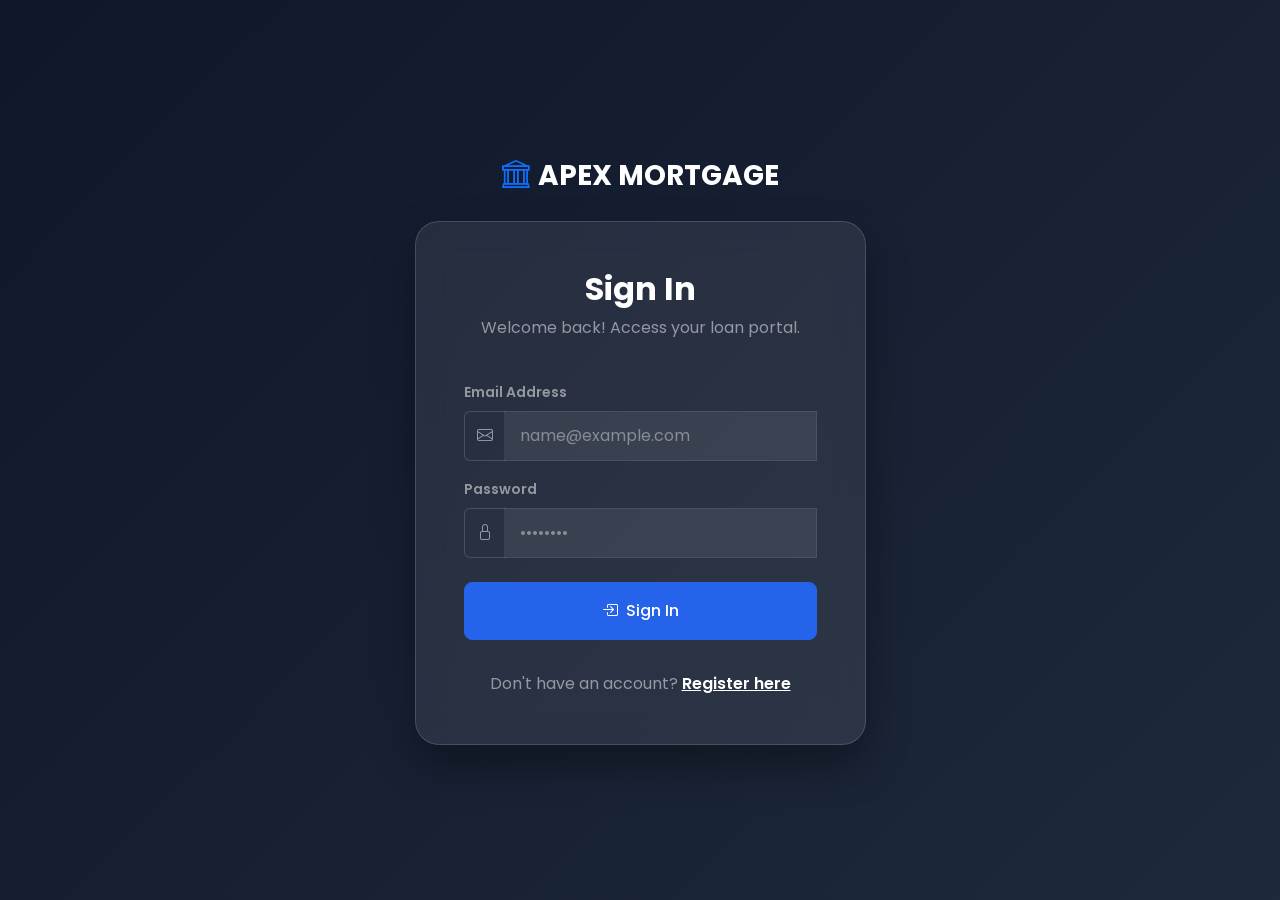
<file: frontend/profile.html>
<!DOCTYPE html>
<html lang="en">
<head>
    <meta charset="UTF-8">
    <meta name="viewport" content="width=device-width, initial-scale=1.0">
    <title>Apex Mortgage - User Profile</title>
    <!-- Bootstrap 5 CSS -->
    <link href="https://cdn.jsdelivr.net/npm/bootstrap@5.3.0/dist/css/bootstrap.min.css" rel="stylesheet">
    <!-- Bootstrap Icons -->
    <link href="https://cdn.jsdelivr.net/npm/bootstrap-icons@1.10.5/font/bootstrap-icons.css" rel="stylesheet">
    <!-- Custom CSS -->
    <link href="css/style.css" rel="stylesheet">
    <!-- Page Security Guard -->
    <script src="js/api.js"></script>
    <script>
        guardPage(); // Check login but allow both customer and admin
    </script>
</head>
<body>

    <div class="app-wrapper">
        <!-- Sidebar (Rendered Dynamically Based on Role) -->
        <aside class="sidebar">
            <div class="brand">
                <i class="bi bi-bank"></i>
                <span id="sidebar-brand-name">Apex Banking</span>
            </div>
            <ul class="sidebar-menu" id="dynamic-sidebar-menu">
                <!-- Links will be populated by script based on user role -->
            </ul>
            <div class="sidebar-footer">
                <button id="logout-btn" class="btn btn-outline-danger w-100 d-flex align-items-center justify-content-center gap-2">
                    <i class="bi bi-box-arrow-right"></i>
                    <span>Logout</span>
                </button>
            </div>
        </aside>

        <!-- Main Content -->
        <main class="main-content">
            <!-- Top Navbar -->
            <header class="top-navbar">
                <div class="d-flex align-items-center gap-3">
                    <button class="btn btn-light d-lg-none" id="sidebar-toggle">
                        <i class="bi bi-list fs-4"></i>
                    </button>
                    <h4 class="mb-0 fw-bold d-none d-sm-block">User Profile Settings</h4>
                </div>
                
                <div class="d-flex align-items-center gap-4">
                    <!-- Notifications -->
                    <div class="position-relative cursor-pointer">
                        <i class="bi bi-bell fs-5 text-secondary"></i>
                        <span class="notification-badge" id="nav-notif-count">3</span>
                    </div>
                    
                    <!-- User Menu -->
                    <div class="navbar-user">
                        <img id="nav-profile-img" src="https://images.unsplash.com/photo-1534528741775-53994a69daeb?auto=format&fit=crop&q=80&w=100" alt="Profile">
                        <div class="d-none d-md-block">
                            <div class="fw-semibold small" id="nav-user-name">Loading...</div>
                            <div class="text-secondary" style="font-size: 0.75rem;" id="nav-user-email">...</div>
                        </div>
                    </div>
                </div>
            </header>

            <!-- Dashboard Body -->
            <div class="container-fluid p-4">
                <div class="row justify-content-center">
                    <div class="col-lg-10 col-xl-8">
                        <div class="card p-4 p-md-5">
                            
                            <!-- Profile Header -->
                            <div class="text-center pb-4 mb-4 border-bottom">
                                <div class="position-relative d-inline-block mb-3">
                                    <img id="profile-avatar" src="https://images.unsplash.com/photo-1534528741775-53994a69daeb?auto=format&fit=crop&q=80&w=180" class="rounded-circle border border-4 border-white shadow-lg" alt="Avatar" style="width: 120px; height: 120px; object-fit: cover;">
                                    <span class="position-absolute bottom-0 end-0 bg-primary text-white rounded-circle p-2 shadow-md cursor-pointer" style="width: 36px; height: 36px; display: flex; align-items: center; justify-content: center;" onclick="showToast('Profile image uploads can be integrated here.', 'info')">
                                        <i class="bi bi-camera"></i>
                                    </span>
                                </div>
                                <h3 class="fw-bold mb-1" id="profile-name-title">-</h3>
                                <p class="text-secondary small mb-2" id="profile-email-title">-</p>
                                <span class="badge bg-secondary-subtle text-primary px-3 py-2 rounded-pill fw-semibold" id="profile-role-badge">-</span>
                            </div>

                            <!-- Profile Details / Form -->
                            <form id="profile-form" class="needs-validation" novalidate>
                                <div class="row g-4">
                                    <!-- Name Field -->
                                    <div class="col-md-6">
                                        <label for="profile-name" class="form-label fw-semibold">Full Name</label>
                                        <input type="text" id="profile-name" class="form-control py-2.5" required minlength="2">
                                        <div class="invalid-feedback">Please enter your full name (minimum 2 characters).</div>
                                    </div>

                                    <!-- Email Field -->
                                    <div class="col-md-6">
                                        <label for="profile-email" class="form-label fw-semibold">Email Address</label>
                                        <input type="email" id="profile-email" class="form-control py-2.5" required>
                                        <div class="invalid-feedback">Please enter a valid email address.</div>
                                    </div>

                                    <!-- Role (Read Only) -->
                                    <div class="col-md-12">
                                        <label for="profile-role" class="form-label fw-semibold">Security Role</label>
                                        <input type="text" id="profile-role" class="form-control py-2.5 bg-light" disabled>
                                    </div>

                                    <!-- Submit buttons -->
                                    <div class="col-12 mt-4 text-end">
                                        <button type="submit" class="btn btn-primary px-5 py-2.5">
                                            <i class="bi bi-save me-2"></i>Save Profile Changes
                                        </button>
                                    </div>
                                </div>
                            </form>
                        </div>
                    </div>
                </div>
            </div>
        </main>
    </div>

    <!-- Bootstrap 5 Bundle JS -->
    <script src="https://cdn.jsdelivr.net/npm/bootstrap@5.3.0/dist/js/bootstrap.bundle.min.js"></script>
    <!-- Custom JS -->
    <script src="js/auth.js"></script>
    <!-- Dynamic Sidebar and Profile Script -->
    <script>
        document.addEventListener("DOMContentLoaded", () => {
            const role = getRole();
            const name = getUserName();
            const email = getUserEmail();
            
            // Set navbar avatar and notification count based on role
            const navAvatar = document.getElementById("nav-profile-img");
            const profileAvatar = document.getElementById("profile-avatar");
            const sidebarBrandName = document.getElementById("sidebar-brand-name");
            const navNotifCount = document.getElementById("nav-notif-count");
            
            if (role === "ROLE_ADMIN") {
                const adminImg = "https://images.unsplash.com/photo-1570295999919-56ceb5ecca61?auto=format&fit=crop&q=80&w=100";
                const adminProfileImg = "https://images.unsplash.com/photo-1570295999919-56ceb5ecca61?auto=format&fit=crop&q=80&w=180";
                if (navAvatar) navAvatar.src = adminImg;
                if (profileAvatar) profileAvatar.src = adminProfileImg;
                if (sidebarBrandName) sidebarBrandName.textContent = "Apex Admin";
                if (navNotifCount) navNotifCount.textContent = "5";
            }

            // Populate Sidebar Menu dynamically
            const menuContainer = document.getElementById("dynamic-sidebar-menu");
            if (menuContainer) {
                let menuHtml = "";
                if (role === "ROLE_ADMIN") {
                    menuHtml = `
                        <li>
                            <a href="admin-dashboard.html">
                                <i class="bi bi-speedometer2"></i>
                                <span>Dashboard</span>
                            </a>
                        </li>
                        <li>
                            <a href="manage-loans.html">
                                <i class="bi bi-gear-fill"></i>
                                <span>Manage Loans</span>
                            </a>
                        </li>
                        <li>
                            <a href="profile.html" class="active">
                                <i class="bi bi-person-circle"></i>
                                <span>Profile</span>
                            </a>
                        </li>
                    `;
                } else {
                    menuHtml = `
                        <li>
                            <a href="customer-dashboard.html">
                                <i class="bi bi-speedometer2"></i>
                                <span>Dashboard</span>
                            </a>
                        </li>
                        <li>
                            <a href="apply-loan.html">
                                <i class="bi bi-file-earmark-plus"></i>
                                <span>Apply Loan</span>
                            </a>
                        </li>
                        <li>
                            <a href="my-loans.html">
                                <i class="bi bi-journal-text"></i>
                                <span>My Loans</span>
                            </a>
                        </li>
                        <li>
                            <a href="payment.html">
                                <i class="bi bi-credit-card"></i>
                                <span>Payment History</span>
                            </a>
                        </li>
                        <li>
                            <a href="profile.html" class="active">
                                <i class="bi bi-person-circle"></i>
                                <span>Profile</span>
                            </a>
                        </li>
                    `;
                }
                menuContainer.innerHTML = menuHtml;
            }

            // Populate Profile Data
            const nameInput = document.getElementById("profile-name");
            const emailInput = document.getElementById("profile-email");
            const roleInput = document.getElementById("profile-role");
            
            const nameTitle = document.getElementById("profile-name-title");
            const emailTitle = document.getElementById("profile-email-title");
            const roleBadge = document.getElementById("profile-role-badge");

            if (nameInput) nameInput.value = name;
            if (emailInput) emailInput.value = email;
            if (roleInput) roleInput.value = role === "ROLE_ADMIN" ? "System Administrator (ROLE_ADMIN)" : "Standard Client (ROLE_CUSTOMER)";

            if (nameTitle) nameTitle.textContent = name;
            if (emailTitle) emailTitle.textContent = email;
            if (roleBadge) roleBadge.textContent = role === "ROLE_ADMIN" ? "Administrator" : "Client Portal Access";

            // Profile Form Submission
            const profileForm = document.getElementById("profile-form");
            if (profileForm) {
                profileForm.addEventListener("submit", (e) => {
                    e.preventDefault();

                    if (!profileForm.checkValidity()) {
                        e.stopPropagation();
                        profileForm.classList.add("was-validated");
                        return;
                    }

                    const updatedName = nameInput.value;
                    const updatedEmail = emailInput.value;

                    // Update Local Storage values (since there's no backend endpoint, simulation + localStorage update is ideal)
                    localStorage.setItem("userName", updatedName);
                    localStorage.setItem("userEmail", updatedEmail);

                    // Update UI titles & Navbar text
                    if (nameTitle) nameTitle.textContent = updatedName;
                    if (emailTitle) emailTitle.textContent = updatedEmail;
                    
                    const navNameEl = document.getElementById("nav-user-name");
                    const navEmailEl = document.getElementById("nav-user-email");
                    if (navNameEl) navNameEl.textContent = updatedName;
                    if (navEmailEl) navEmailEl.textContent = updatedEmail;

                    showToast("Profile credentials updated successfully!", "success");
                });
            }
        });
    </script>
</body>
</html>
</file>
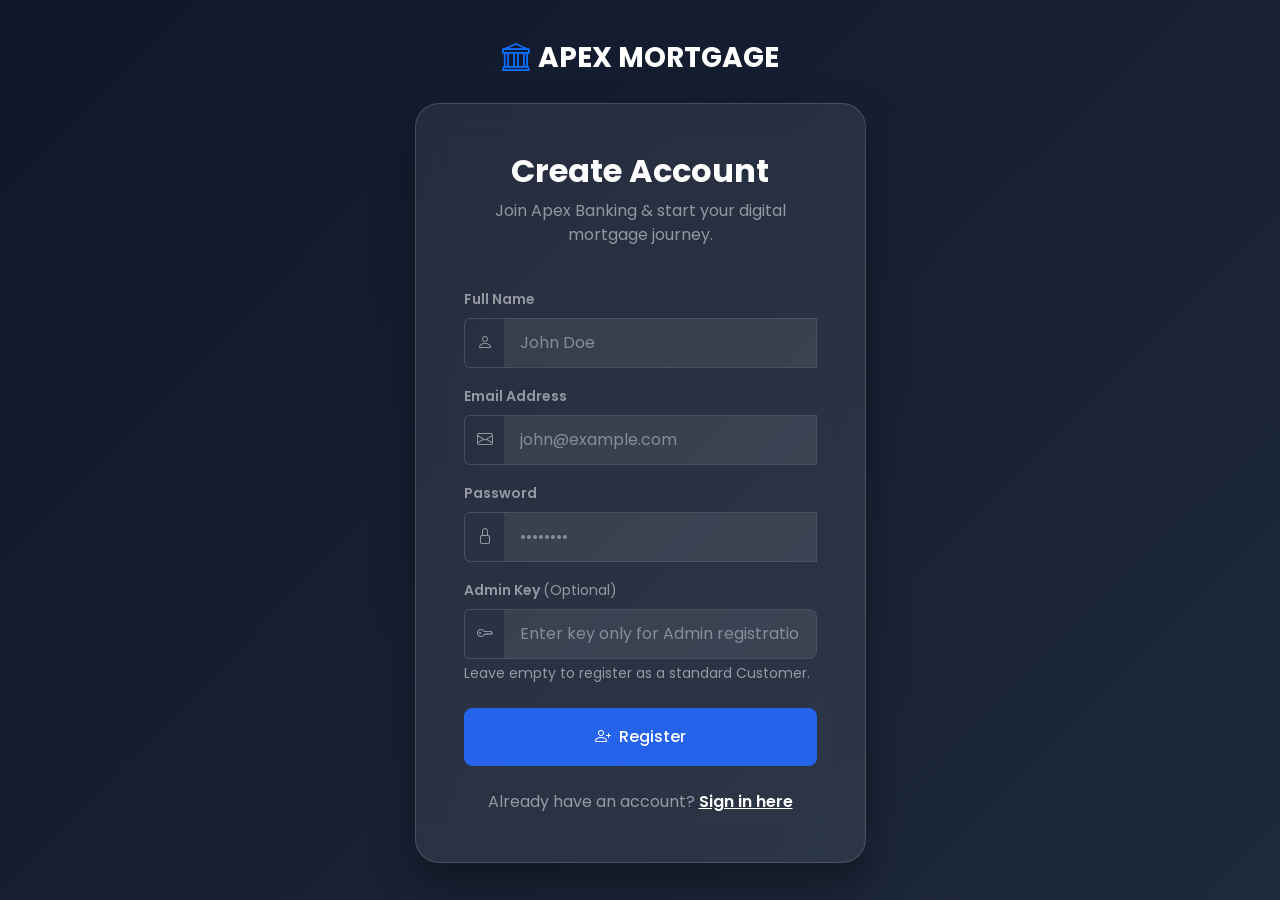
<file: frontend/register.html>
<!DOCTYPE html>
<html lang="en">
<head>
    <meta charset="UTF-8">
    <meta name="viewport" content="width=device-width, initial-scale=1.0">
    <title>Apex Mortgage - Create Secure Account</title>
    <!-- Bootstrap 5 CSS -->
    <link href="https://cdn.jsdelivr.net/npm/bootstrap@5.3.0/dist/css/bootstrap.min.css" rel="stylesheet">
    <!-- Bootstrap Icons -->
    <link href="https://cdn.jsdelivr.net/npm/bootstrap-icons@1.10.5/font/bootstrap-icons.css" rel="stylesheet">
    <!-- Custom CSS -->
    <link href="css/style.css" rel="stylesheet">
    <!-- Inline login redirect script -->
    <script>
        const token = localStorage.getItem("token");
        const role = localStorage.getItem("role");
        if (token && role) {
            if (role === "ROLE_ADMIN") {
                window.location.href = "admin-dashboard.html";
            } else if (role === "ROLE_CUSTOMER") {
                window.location.href = "customer-dashboard.html";
            }
        }
    </script>
    <style>
        body {
            background: linear-gradient(135deg, #0F172A 0%, #1E293B 100%);
            min-height: 100vh;
            display: flex;
            align-items: center;
            justify-content: center;
            padding: 2rem 0;
        }
        .register-card {
            border: 1px solid rgba(255, 255, 255, 0.15);
            background: rgba(255, 255, 255, 0.08);
            backdrop-filter: blur(16px);
            -webkit-backdrop-filter: blur(16px);
            border-radius: 1.5rem;
            color: white;
            box-shadow: 0 20px 40px rgba(0, 0, 0, 0.35);
        }
        .form-control {
            background-color: rgba(255, 255, 255, 0.08);
            border: 1px solid rgba(255, 255, 255, 0.15);
            color: white;
            border-radius: 0.5rem;
            padding: 0.75rem 1rem;
        }
        .form-control:focus {
            background-color: rgba(255, 255, 255, 0.12);
            border-color: var(--secondary-color);
            color: white;
            box-shadow: 0 0 0 0.25rem rgba(37, 99, 235, 0.25);
        }
        .form-control::placeholder {
            color: rgba(255, 255, 255, 0.4);
        }
    </style>
</head>
<body>

    <div class="container">
        <div class="row justify-content-center">
            <div class="col-md-7 col-lg-5">
                <div class="text-center mb-4">
                    <a href="index.html" class="text-decoration-none d-inline-flex align-items-center gap-2 text-white fw-bold fs-3">
                        <i class="bi bi-bank text-primary"></i> APEX MORTGAGE
                    </a>
                </div>
                
                <div class="card register-card p-4 p-md-5">
                    <div class="text-center mb-4">
                        <h2 class="fw-bold">Create Account</h2>
                        <p class="text-white-50">Join Apex Banking &amp; start your digital mortgage journey.</p>
                    </div>

                    <form id="register-form" class="needs-validation" novalidate>
                        <!-- Name Input -->
                        <div class="mb-3">
                            <label for="name" class="form-label small fw-semibold text-white-50">Full Name</label>
                            <div class="input-group">
                                <span class="input-group-text bg-transparent border-end-0 text-white-50" style="border: 1px solid rgba(255,255,255,0.15);"><i class="bi bi-person"></i></span>
                                <input type="text" class="form-control border-start-0" id="name" placeholder="John Doe" required minlength="2">
                                <div class="invalid-feedback">Please enter your full name.</div>
                            </div>
                        </div>

                        <!-- Email Input -->
                        <div class="mb-3">
                            <label for="email" class="form-label small fw-semibold text-white-50">Email Address</label>
                            <div class="input-group">
                                <span class="input-group-text bg-transparent border-end-0 text-white-50" style="border: 1px solid rgba(255,255,255,0.15);"><i class="bi bi-envelope"></i></span>
                                <input type="email" class="form-control border-start-0" id="email" placeholder="john@example.com" required>
                                <div class="invalid-feedback">Please enter a valid email address.</div>
                            </div>
                        </div>

                        <!-- Password Input -->
                        <div class="mb-3">
                            <label for="password" class="form-label small fw-semibold text-white-50">Password</label>
                            <div class="input-group">
                                <span class="input-group-text bg-transparent border-end-0 text-white-50" style="border: 1px solid rgba(255,255,255,0.15);"><i class="bi bi-lock"></i></span>
                                <input type="password" class="form-control border-start-0" id="password" placeholder="••••••••" required minlength="6">
                                <div class="invalid-feedback">Password must be at least 6 characters.</div>
                            </div>
                        </div>

                        <!-- Admin Key Input -->
                        <div class="mb-4">
                            <label for="adminKey" class="form-label small fw-semibold text-white-50">Admin Key <span class="text-white-50 fw-normal">(Optional)</span></label>
                            <div class="input-group">
                                <span class="input-group-text bg-transparent border-end-0 text-white-50" style="border: 1px solid rgba(255,255,255,0.15);"><i class="bi bi-key"></i></span>
                                <input type="password" class="form-control border-start-0" id="adminKey" placeholder="Enter key only for Admin registration">
                            </div>
                            <div class="form-text text-white-50 small mt-1">Leave empty to register as a standard Customer.</div>
                        </div>

                        <!-- Submit Button -->
                        <button type="submit" class="btn btn-primary w-100 py-3 mb-3">
                            <i class="bi bi-person-plus me-2"></i>Register
                        </button>
                    </form>

                    <div class="text-center mt-2">
                        <p class="mb-0 text-white-50">Already have an account? <a href="login.html" class="text-white fw-semibold text-decoration-underline">Sign in here</a></p>
                    </div>
                </div>
            </div>
        </div>
    </div>

    <!-- Bootstrap 5 Bundle JS -->
    <script src="https://cdn.jsdelivr.net/npm/bootstrap@5.3.0/dist/js/bootstrap.bundle.min.js"></script>
    <!-- Custom JS -->
    <script src="js/api.js"></script>
    <script src="js/auth.js"></script>
</body>
</html>
</file>
<file: frontend/css/style.css>
/* Google Fonts */
@import url('https://fonts.googleapis.com/css2?family=Poppins:wght@300;400;500;600;700&display=swap');

:root {
    --primary-color: #0F172A;
    --secondary-color: #2563EB;
    --secondary-hover: #1D4ED8;
    --success-color: #22C55E;
    --danger-color: #EF4444;
    --warning-color: #F59E0B;
    --background-color: #F8FAFC;
    --card-bg: #FFFFFF;
    --text-primary: #1E293B;
    --text-secondary: #64748B;
    --border-color: #E2E8F0;
    --sidebar-width: 260px;
    --sidebar-collapsed-width: 70px;
    --transition-speed: 0.3s;
    --glass-bg: rgba(255, 255, 255, 0.75);
    --glass-border: rgba(255, 255, 255, 0.5);
    --shadow-sm: 0 1px 3px 0 rgba(0, 0, 0, 0.1), 0 1px 2px -1px rgba(0, 0, 0, 0.1);
    --shadow-md: 0 4px 6px -1px rgba(0, 0, 0, 0.1), 0 2px 4px -2px rgba(0, 0, 0, 0.1);
    --shadow-lg: 0 10px 15px -3px rgba(0, 0, 0, 0.1), 0 4px 6px -4px rgba(0, 0, 0, 0.1);
}

body {
    font-family: 'Poppins', sans-serif;
    background-color: var(--background-color);
    color: var(--text-primary);
    overflow-x: hidden;
}

/* Glassmorphism */
.glass-panel {
    background: var(--glass-bg);
    backdrop-filter: blur(12px);
    -webkit-backdrop-filter: blur(12px);
    border: 1px solid var(--glass-border);
    box-shadow: var(--shadow-md);
}

.card {
    border: 1px solid var(--border-color);
    border-radius: 1rem;
    box-shadow: var(--shadow-sm);
    transition: transform var(--transition-speed) ease, box-shadow var(--transition-speed) ease;
}

.card:hover {
    transform: translateY(-2px);
    box-shadow: var(--shadow-md);
}

/* Custom Buttons */
.btn-primary {
    background-color: var(--secondary-color);
    border-color: var(--secondary-color);
    border-radius: 0.5rem;
    padding: 0.6rem 1.5rem;
    font-weight: 500;
    transition: all var(--transition-speed) ease;
}

.btn-primary:hover {
    background-color: var(--secondary-hover);
    border-color: var(--secondary-hover);
    transform: translateY(-1px);
}

.btn-outline-primary {
    color: var(--secondary-color);
    border-color: var(--secondary-color);
    border-radius: 0.5rem;
    padding: 0.6rem 1.5rem;
    font-weight: 500;
}

.btn-outline-primary:hover {
    background-color: var(--secondary-color);
    border-color: var(--secondary-color);
}

/* Layout Wrapper */
.app-wrapper {
    display: flex;
    min-height: 100vh;
    width: 100%;
}

/* Sidebar Styling */
.sidebar {
    width: var(--sidebar-width);
    background-color: var(--primary-color);
    color: #FFFFFF;
    display: flex;
    flex-direction: column;
    position: fixed;
    height: 100vh;
    left: 0;
    top: 0;
    z-index: 1000;
    transition: width var(--transition-speed) ease;
}

.sidebar .brand {
    padding: 1.5rem;
    font-size: 1.25rem;
    font-weight: 700;
    display: flex;
    align-items: center;
    gap: 0.75rem;
    border-bottom: 1px solid rgba(255, 255, 255, 0.1);
}

.sidebar .brand i {
    color: var(--secondary-color);
    font-size: 1.5rem;
}

.sidebar-menu {
    list-style: none;
    padding: 1rem 0;
    margin: 0;
    flex-grow: 1;
}

.sidebar-menu li {
    margin-bottom: 0.25rem;
    padding: 0 1rem;
}

.sidebar-menu a {
    display: flex;
    align-items: center;
    gap: 1rem;
    color: #94A3B8;
    padding: 0.8rem 1rem;
    text-decoration: none;
    border-radius: 0.5rem;
    font-weight: 500;
    transition: all var(--transition-speed) ease;
}

.sidebar-menu a:hover,
.sidebar-menu li.active a {
    color: #FFFFFF;
    background-color: rgba(255, 255, 255, 0.08);
}

.sidebar-menu li.active a {
    background-color: var(--secondary-color);
}

.sidebar-footer {
    padding: 1rem;
    border-top: 1px solid rgba(255, 255, 255, 0.1);
}

/* Main Content Area */
.main-content {
    flex-grow: 1;
    margin-left: var(--sidebar-width);
    min-height: 100vh;
    background-color: var(--background-color);
    transition: margin-left var(--transition-speed) ease;
    display: flex;
    flex-direction: column;
}

/* Top Navbar */
.top-navbar {
    height: 70px;
    background-color: #FFFFFF;
    border-bottom: 1px solid var(--border-color);
    display: flex;
    align-items: center;
    justify-content: space-between;
    padding: 0 2rem;
    position: sticky;
    top: 0;
    z-index: 999;
}

.navbar-user {
    display: flex;
    align-items: center;
    gap: 0.75rem;
    cursor: pointer;
}

.navbar-user img {
    width: 40px;
    height: 40px;
    border-radius: 50%;
    object-fit: cover;
    border: 2px solid var(--border-color);
}

.notification-badge {
    position: absolute;
    top: -5px;
    right: -5px;
    background-color: var(--danger-color);
    color: white;
    font-size: 0.65rem;
    padding: 0.25rem 0.4rem;
    border-radius: 50%;
}

/* Dashboard Statistics Cards */
.stat-card {
    border-left: 4px solid var(--secondary-color);
}
.stat-card.approved {
    border-left-color: var(--success-color);
}
.stat-card.pending {
    border-left-color: var(--warning-color);
}
.stat-card.rejected {
    border-left-color: var(--danger-color);
}

.stat-icon {
    width: 48px;
    height: 48px;
    border-radius: 0.75rem;
    display: flex;
    align-items: center;
    justify-content: center;
    font-size: 1.5rem;
}

/* Badges for Loan status */
.badge-pending {
    background-color: #FEF3C7;
    color: #D97706;
    font-weight: 600;
}
.badge-approved {
    background-color: #DCFCE7;
    color: #15803D;
    font-weight: 600;
}
.badge-rejected {
    background-color: #FEE2E2;
    color: #B91C1C;
    font-weight: 600;
}

/* Custom table adjustments */
.table {
    border-collapse: separate;
    border-spacing: 0 0.5rem;
}

.table tr {
    vertical-align: middle;
}

.table tbody tr {
    background-color: #FFFFFF;
    box-shadow: 0 1px 3px rgba(0, 0, 0, 0.02);
    border-radius: 0.5rem;
    transition: transform 0.15s ease;
}

.table tbody tr:hover {
    transform: scale(1.005);
}

.table td, .table th {
    border: none;
    padding: 1rem;
}

.table thead th {
    font-weight: 600;
    color: var(--text-secondary);
    border-bottom: 2px solid var(--border-color);
}

/* Page Loader */
#loader-overlay {
    position: fixed;
    top: 0;
    left: 0;
    width: 100vw;
    height: 100vh;
    background-color: rgba(255, 255, 255, 0.8);
    display: flex;
    align-items: center;
    justify-content: center;
    z-index: 9999;
    opacity: 1;
    transition: opacity 0.3s ease;
}

/* Landing Page Styling */
.hero-section {
    background: radial-gradient(circle at 10% 20%, rgba(15, 23, 42, 0.95) 0%, rgba(30, 41, 59, 0.98) 90%);
    color: white;
    padding: 6rem 0;
    border-bottom-right-radius: 100px;
}

.feature-card {
    border: none;
    box-shadow: var(--shadow-sm);
    transition: all var(--transition-speed) ease;
}

.feature-card:hover {
    transform: translateY(-5px);
    box-shadow: var(--shadow-lg);
}

/* Mobile Responsiveness */
@media (max-width: 991.98px) {
    .sidebar {
        width: 0;
        overflow: hidden;
    }
    
    .sidebar.show {
        width: var(--sidebar-width);
    }
    
    .main-content {
        margin-left: 0;
    }
    
    .main-content.sidebar-open {
        margin-left: 0;
    }
}

/* Custom form card */
.form-card {
    border-radius: 1.5rem;
    box-shadow: var(--shadow-lg);
}

/* Custom Toasts container */
.toast-container-custom {
    position: fixed;
    top: 20px;
    right: 20px;
    z-index: 1060;
}
</file>
